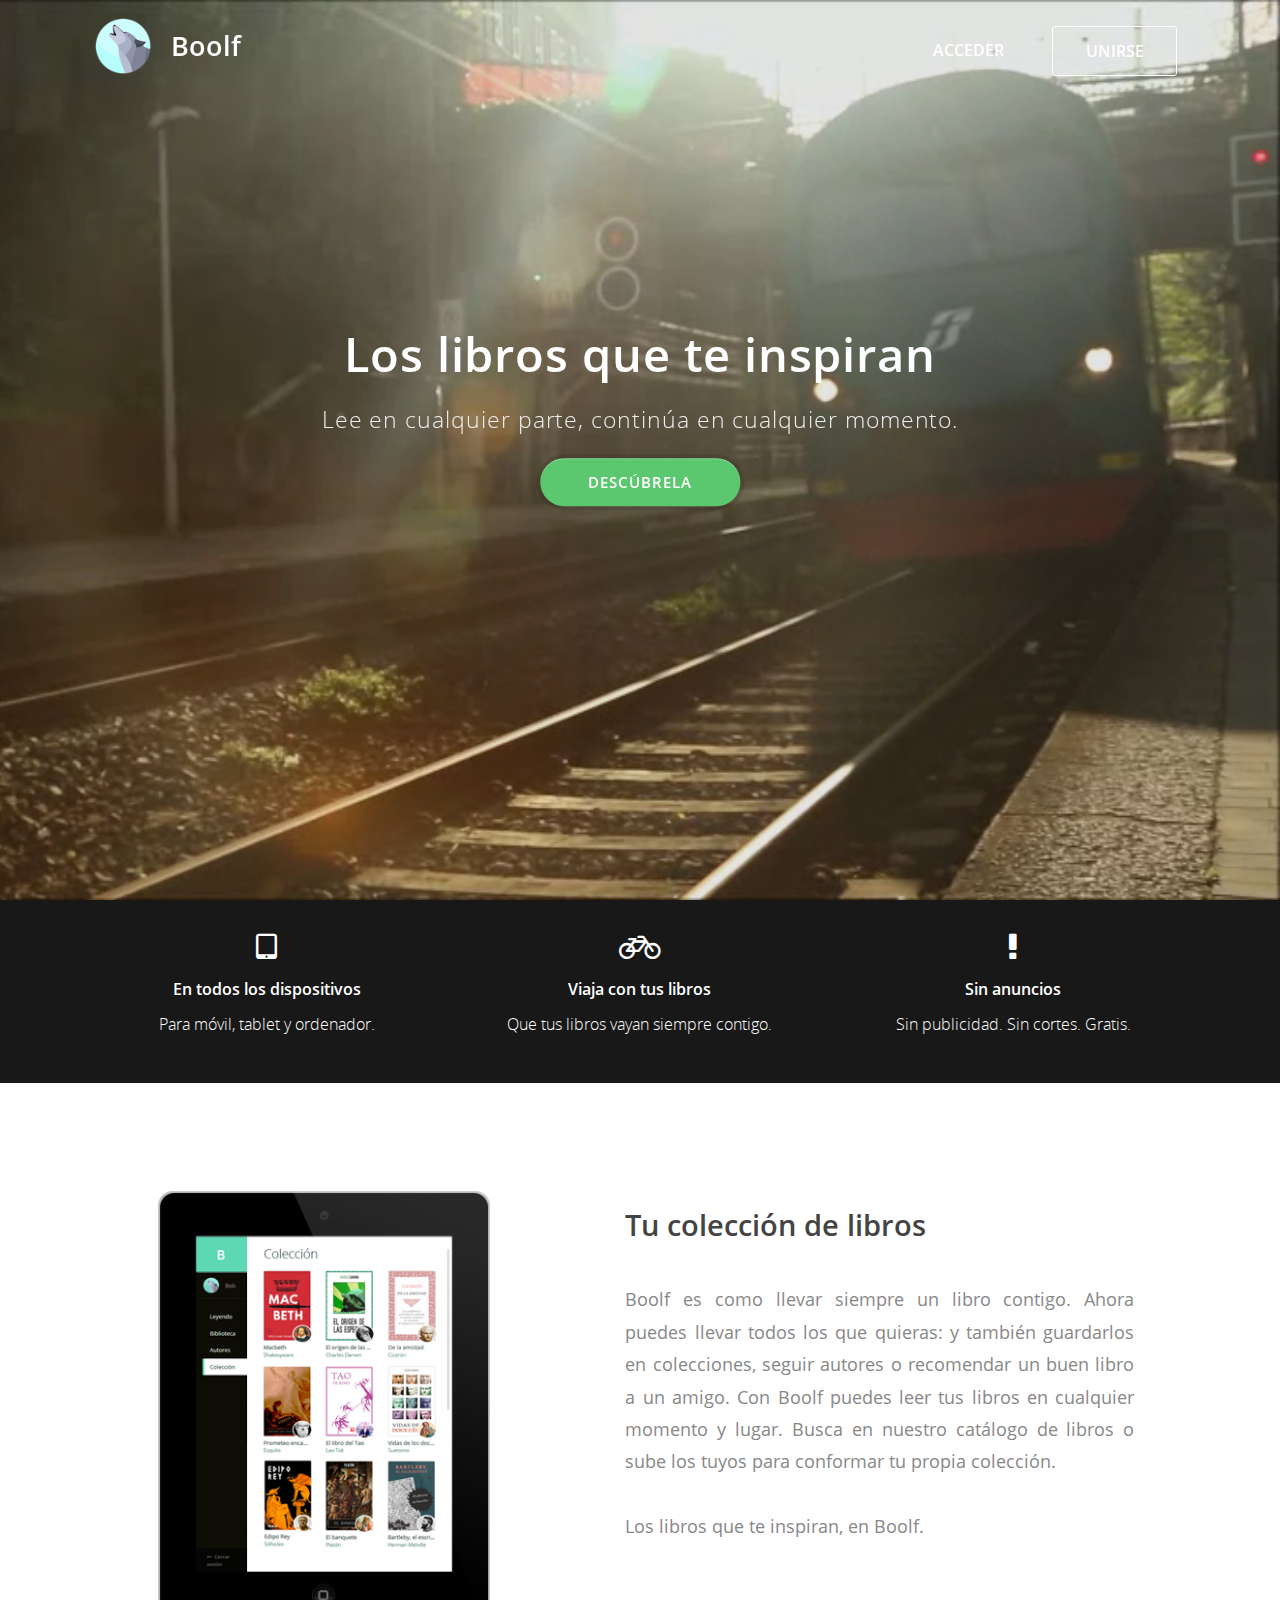
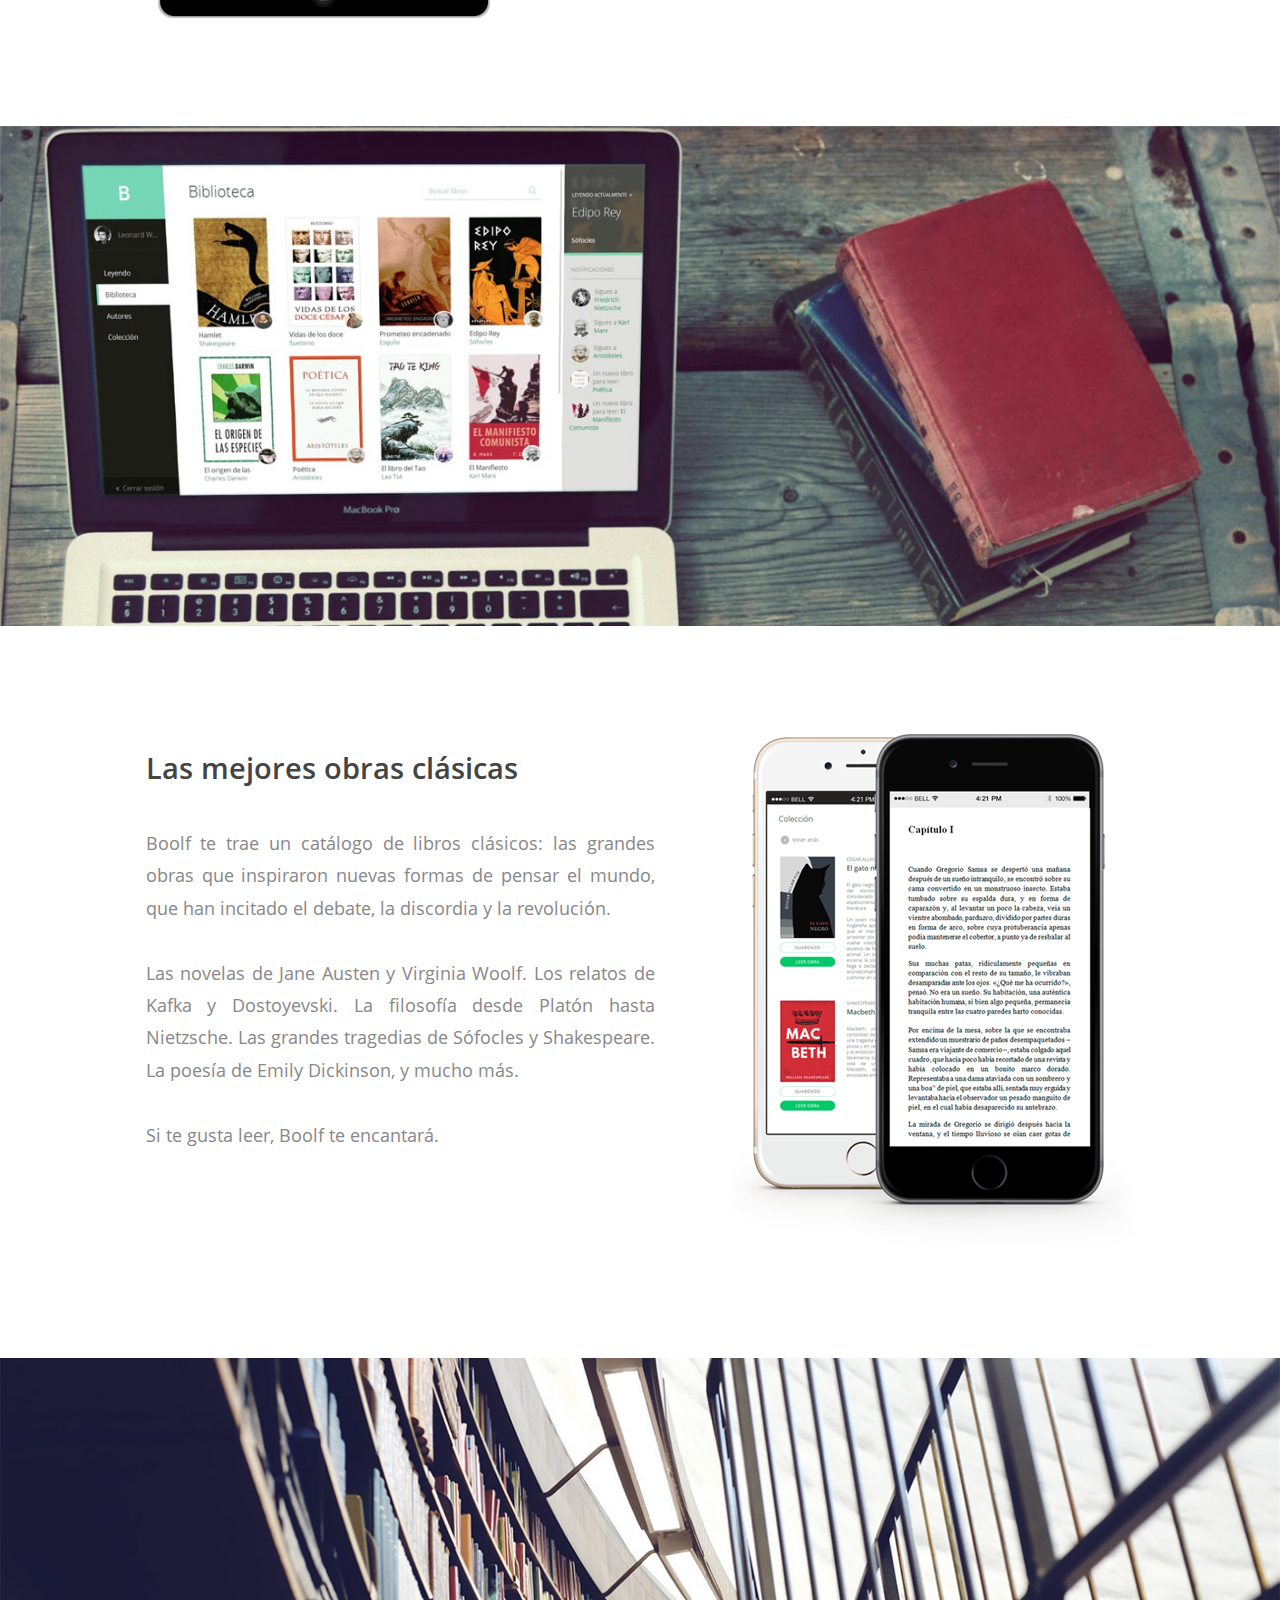
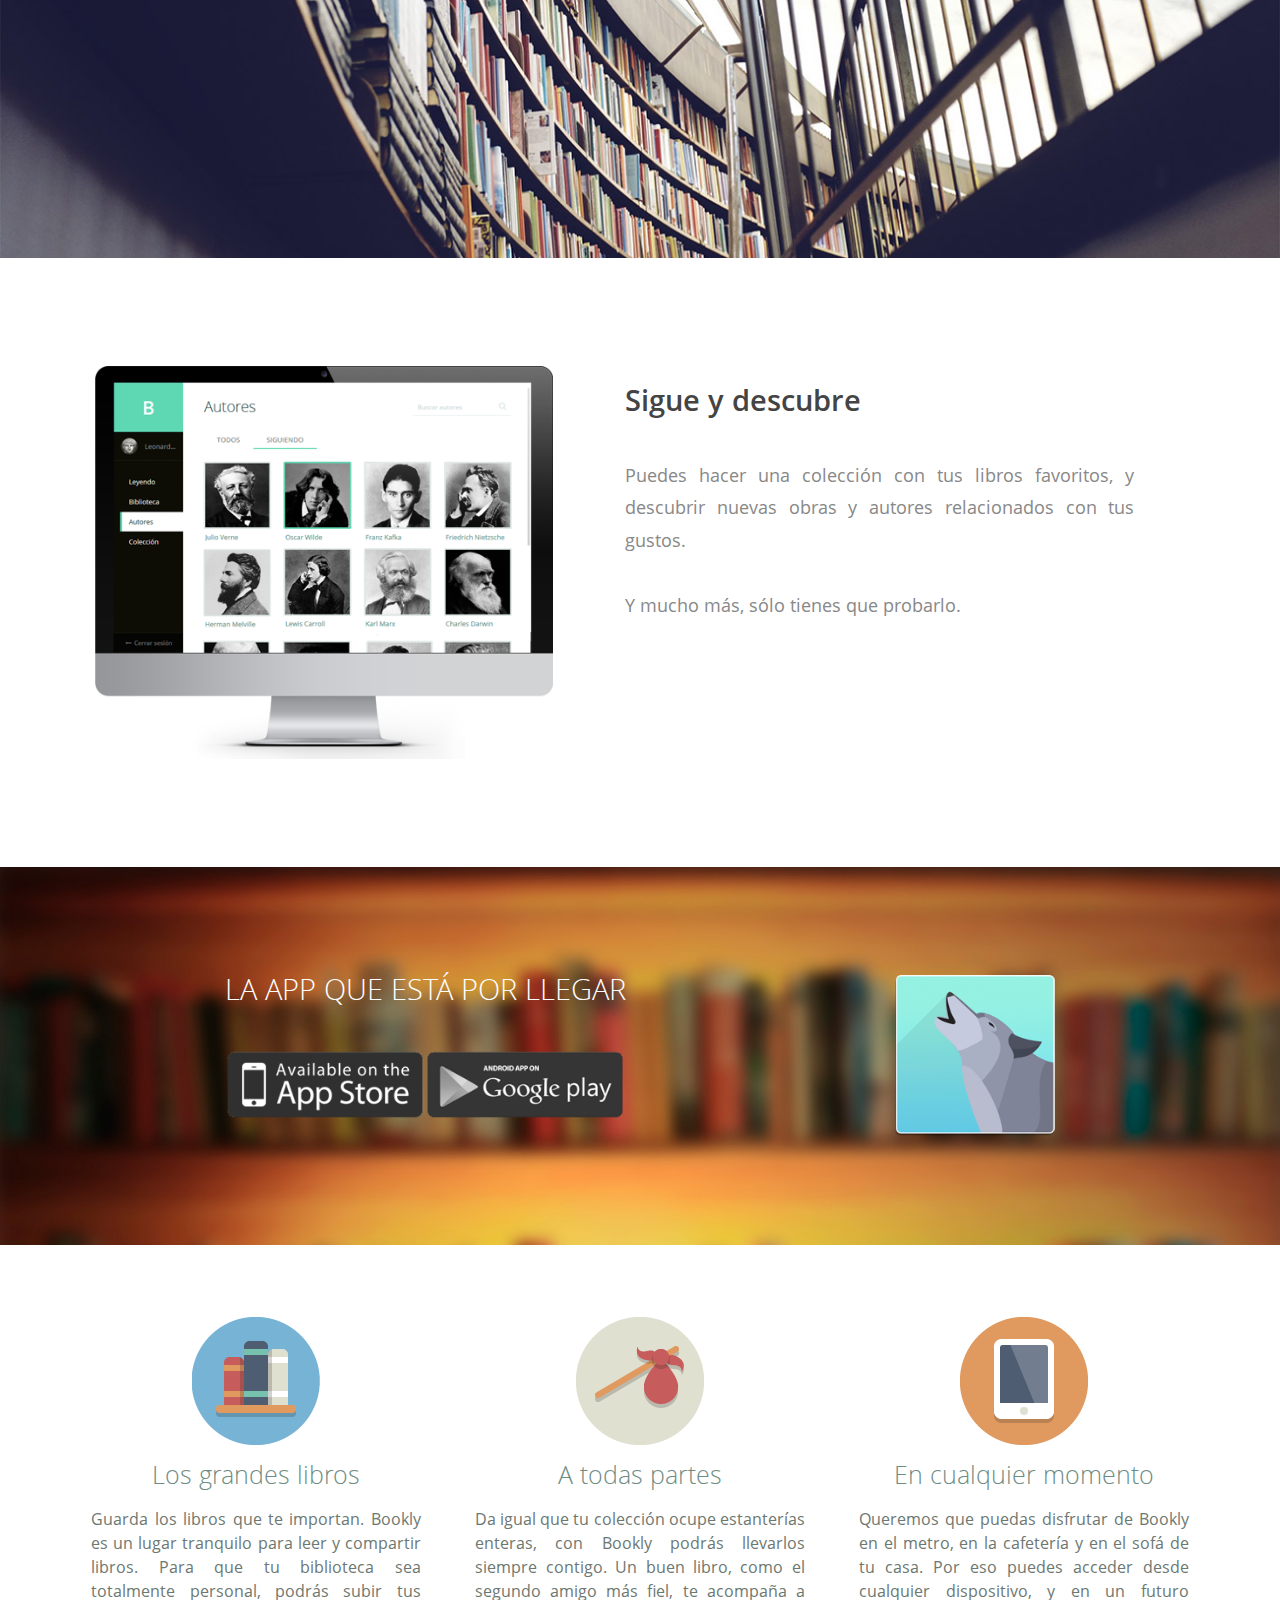
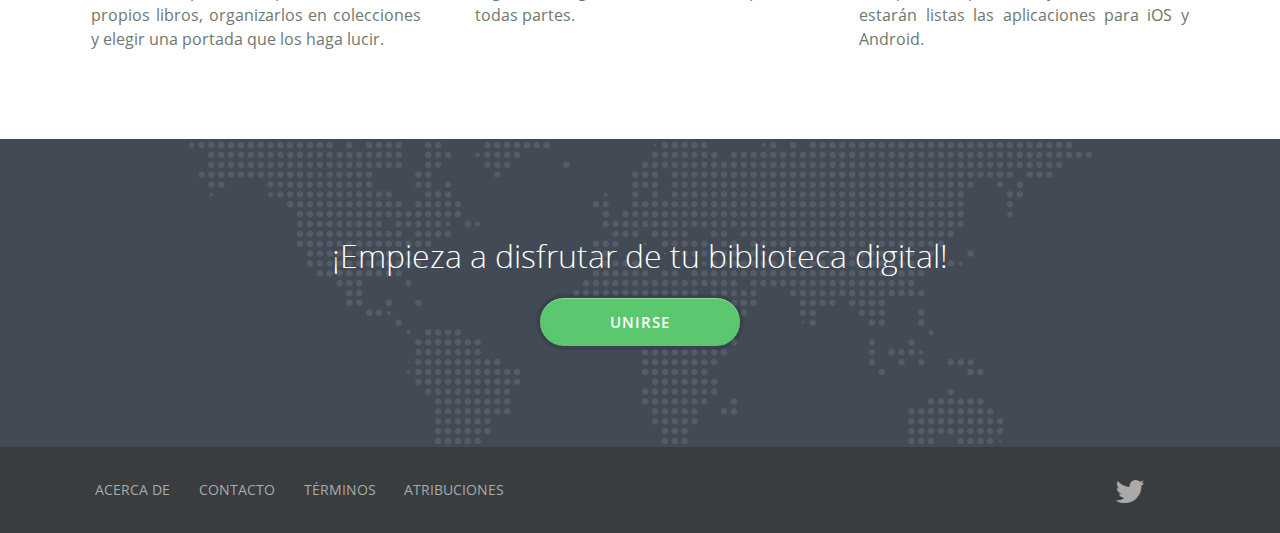
<file: Landing/index.html>
<!DOCTYPE html>
<html lang="es">
<head>
<meta charset="utf-8"/>

<title>Boolf</title>

<!--SEO-->
<meta name="description" content="Boolf es la aplicación online para leer los mejores libros clásicos. Descubre libros, sigue autores y crea tus colecciones." />
<meta name="keywords" content="boolf, leer online, leer libros online" />

<!--Facebook-->
<meta property="og:title" content="Las mejores obras clásicas" />
<meta property="og:type" content="website" />
<meta property="og:image" content="http://boolf.com/img/img/tablet.png" />
<meta property="og:url" content="http://boolf.com/" />
<meta property="og:description" content="Disfruta de los mejores libros para leer online. Los relatos de Kafka y Dostoyevski. La filosofía desde Platón hasta Nietzsche. Las grandes tragedias de Sófocles y Shakespeare. Y puedes seguir autores, crear colecciones y mucho más." />



<!--Favicon-->

<link rel="icon" href="favicon.ico">

<!-- Estilos CSS -->
<link rel="stylesheet" type="text/css" href="css/styles.css">


<!--JQuery-->
<script src="//ajax.googleapis.com/ajax/libs/jquery/1.9.1/jquery.min.js"></script>

<script type="text/javascript" src="js/jquery.js"></script>

<script type="text/javascript" src="js/bootstrap.min.js"></script>

<script type="text/javascript" src="js/bootstrap.min.js"></script>
<script type="text/javascript" src="js/jquery.cookie.js"></script>
<script type="text/javascript" src="js/blur.min.js"></script>
<script type="text/javascript" src="js/scrollbar.js"></script>
<script type="text/javascript" src="js/fastclick.js"></script>

<script type="text/javascript" src="js/parsley/parsley.remote.js"></script>
<script type="text/javascript" src="js/parsley/parsley.js"></script>
<script type="text/javascript" src="js/parsley/es.js"></script>
<script type="text/javascript" src="js/icheck.js"></script>

<script type="text/javascript" src="js/funciones.js"></script>

    
<!-- Etiquetas Meta -->
<meta name="viewport" content="width=device-width, initial-scale=1.0">

<!--[if lt IE 9]>
<script src="http://css3-mediaqueries-js.googlecode.com/svn/trunk/css3-mediaqueries.js"></script>
<![endif]-->


<script>
document.onreadystatechange = function(){if(document.readyState=='complete'){

//Detectar IE
function detectIE() {

    var ms_ie = false;
    var ua = window.navigator.userAgent;
    var old_ie = ua.indexOf('MSIE ');
    var new_ie = ua.indexOf('Trident/');

    if ((old_ie > -1) || (new_ie > -1)) {
        ms_ie = true;
    }

    if ( ms_ie ) {
        $(".photo_landing").css({"position": "absolute"});
    }

}

//Detectar si es una tablet o móvil
function detectVideo(){

	if( /Android|webOS|iPhone|iPad|iPod|BlackBerry|IEMobile|Opera Mini/i.test(navigator.userAgent) ) {
		//
		var fondo = $('<img src="img/bg/books.jpg" id="bg" class="bg_top" alt="Fondo">')
			.appendTo($("#main_landing"));


	}else{

		var video = $('<video autoplay loop poster="img/bg/landing.jpg" id="bgvid" muted preload="none">')
	        .append('<source src="img/video/movie.webm" type="video/webm">')
	        .append('<source src="img/video/movie.mp4" type="video/mp4">')
	        .appendTo($("#videoHolder"));

	}

}

$(document).ready(function() {
    detectVideo();
    detectIE();
    $('#carousel-feature').carousel();
});

//@include(Config::get('rv.analytics'))

}}
</script>

</head>
<body>

<section id="main_landing" class="landing_shadow">

<nav>

    <div class="container">

        <a href="index.html">
        	<h1 id="logo_landing">
        		<img src="img/img/icono.png" alt="Boolf"/>Boolf
        	</h1>
        </a>

        <ul id="buttons">
            <li id="button_login"><a href="section/sign/login.html">Acceder</a></li>
            <li id="button_signin"><a href="registrar">Unirse</a></li>
        </ul>

    </div>

</nav>

<!--<img src="img/bg/books.jpg" id="bg" class="bg_top display_mobile" alt="Fondo">-->

<div id="videoHolder">

<!--<video autoplay loop poster="img/bg/landing.jpg" id="bgvid" class="hide_mobile" muted preload='none'>

  <source src="img/video/movie.webm" type="video/webm">
  <source src="img/video/movie.mp4" type="video/mp4">

</video>-->

</div><!--/videoHolder-->

<div class="container">
  
  <h2 id="title_landing">
   	Los libros que te inspiran
    <!--Los libros que te definen-->
    <div id="span_title">Lee en cualquier parte, continúa en cualquier momento.</div>
    <a href="#first_feature" class="boton_landing scroll_page">Descúbrela</a>
  </h2>
  
</div><!--/container-->

</section><!--/main_landing-->

<div id="video-spacer"></div>
  
<section id="content_landing">

	<article id="feature_init">

		<div class="container">

    	<div class="row">
		  
		  <div class="col-md-4">
		  	<i class="fa fa-tablet"></i>
		  	<h4>En todos los dispositivos</h4>
		  	<p>Para móvil, tablet y ordenador.</p>
		  </div>

		  <div class="col-md-4">
		  	<i class="fa fa-bicycle"></i>
		  	<h4>Viaja con tus libros</h4>
		  	<p>Que tus libros vayan siempre contigo.</p>
		  </div>

		  <div class="col-md-4">
		  	<i class="fa fa-exclamation"></i>
		  	<h4>Sin anuncios</h4>
		  	<p>Sin publicidad. Sin cortes. Gratis.</p>
		  </div>

		</div>

		</div>

    </article>

  	<article class="moment moment-text moment-right" id="first_feature">

		<div class="container">
		  
		  <div class="info_landing">
		  <h3>Tu colección de libros</h3>
		  <p>
			Boolf es como llevar siempre un libro contigo. Ahora puedes llevar todos los que quieras: y también guardarlos en colecciones,
			seguir autores o recomendar un buen libro a un amigo.
			Con Boolf puedes leer tus libros en cualquier momento y lugar. 
			Busca en nuestro catálogo de libros o sube los tuyos para conformar tu propia colección.
			<br/><br/>
			Los libros que te inspiran, en Boolf.
		  </p>
		  </div>

		  <img src="img/img/tablet.png" alt="Responsive" title="Diseñado para ti">

		</div>

    </article>

    <article class="moment moment-image">
      
      <!--<h2>Title Text</h2>-->
      <div class="moment-clipper">
        <div class="photo_landing" id="first_photo"></div>
      </div>

    </article>

    <article class="moment moment-text moment-left">

		<div class="container">

		  <div class="info_landing">
		  <h3>Las mejores obras clásicas</h3>
		  <p>
		    Boolf te trae un catálogo de libros clásicos: las grandes obras que inspiraron nuevas 
		    formas de pensar el mundo, que han incitado el debate, la discordia y la revolución.
			<br/><br/>
			Las novelas de Jane Austen y Virginia Woolf. Los relatos de Kafka y Dostoyevski. La filosofía desde Platón hasta Nietzsche. 
		    Las grandes tragedias de Sófocles y Shakespeare. La poesía de Emily Dickinson, y mucho más.
		    <br/><br/>
		  	Si te gusta leer, Boolf te encantará.
		  </p>
		  </div>

		  <img src="img/img/mobile.png" alt="Libros" title="Las mejores obras clásicas">

		</div>

    </article>

    <article class="moment moment-image">
      
      <div class="moment-clipper">
        <div class="photo_landing" id="second_photo"></div>
      </div>

    </article>

    <!--<article id="feature_upload">

    </article>-->
   
   	<article class="moment moment-text moment-right">

		<div class="container">
		  
		  <div class="info_landing">
		  <h3>Sigue y descubre</h3>
		  <p>
			Puedes hacer una colección con tus libros favoritos, 
			y descubrir nuevas obras y autores relacionados con tus gustos.
		  <br/><br/>
		  Y mucho más, sólo tienes que probarlo.
		  </p>
		  </div>
		  
		  <img src="img/img/computer.png" alt="Autores" title="Sigue y descubre">

		</div>

    </article>

    <article id="feature_app">

		<div class="container medium">
		  
		 	<h3>La app que está por llegar</h3>	  
			
			<div id="icon_app">
				<img src="img/img/app/app_icon.png" alt="App Boolf" title="App Boolf">
			</div>

			<div id="buttons_app">
			 	<img src="img/img/app/grey_app_store.png" alt="App Store" title="App Store">
				<img src="img/img/app/grey_google_play.png" alt="Google Play" title="Google Play">
			</div>

		</div>

    </article>

    <article id="feature_options">

    	<div class="container max">

    	<div class="row row-features">
		  
		  <div class="col-md-4">
		  	<img src="img/icons/feature/bookshelf.png" alt="Feature 1">
		  	<h4>Los grandes libros</h4>
		  	<p>
				Guarda los libros que te importan. Bookly es un lugar tranquilo para leer y compartir libros. 
				Para que tu biblioteca sea totalmente personal, podrás subir tus propios libros, 
				organizarlos en colecciones y elegir una portada que los haga lucir.
		  	</p>
		  </div>

		  <div class="col-md-4">
		  	<img src="img/icons/feature/travelerbag.png" alt="Feature 1">
		  	<h4>A todas partes</h4>
		  	<p>
				Da igual que tu colección ocupe estanterías enteras, con Bookly podrás llevarlos siempre contigo.
				Un buen libro, como el segundo amigo más fiel, te acompaña a todas partes.
		  	 </p>
		  </div>

		  <div class="col-md-4">
		  	<img src="img/icons/feature/tablet.png" alt="Feature 1">
		  	<h4>En cualquier momento</h4>
		  	<p>
				Queremos que puedas disfrutar de Bookly en el metro, en la cafetería y en el sofá de tu casa. 
				Por eso puedes acceder desde cualquier dispositivo, y en un futuro estarán listas las
				aplicaciones para iOS y Android.
		  	</p>
		  </div>

		</div>

		</div>

    </article>

    <!--<article id="feature_testimonial" class="moment moment-text">

		<div class="container medium">

			<div id="carousel-feature" class="carousel slide" data-ride="carousel">
			  
			  <ol class="carousel-indicators">
			    <li data-target="#carousel-feature" data-slide-to="0" class="active"></li>
			    <li data-target="#carousel-feature" data-slide-to="1"></li>
			    <li data-target="#carousel-feature" data-slide-to="2"></li>
			  </ol>

			  <div class="carousel-inner" role="listbox">
			    
			    <div class="item active">
			      <div class="carousel-caption">
			        "La mejor aplicación de libros del año. Un diseño intuitivo, que hace una delicia leer y descubrir nuevos libros."
			        <span>NeoTeo</span>
			      </div>
			    </div>

			    <div class="item">
			      <div class="carousel-caption">
			        "Nada que ver con las aplicaciones para leer online convencionales. Una aplicación con personalidad, 
			        que hace de Internet un lugar mejor."
			        <span>El País</span>
			      </div>
			    </div>

			    <div class="item">
			      <div class="carousel-caption">
			        "¡Fantástica! Ninguna se le iguala, y la comunidad es lo mejor: aquí no se lee Crepúsculo, se lee a Kafka."
			        <span>TechCrunch</span>
			      </div>
			    </div>

			  </div>

			</div>

		</div>

    </article>-->

    <div id="feature_register">

	  <div class="container">
	    <h3>
		¡Empieza a disfrutar de tu biblioteca digital!
	    <br/><a href="registrar" class="boton_landing">Unirse</a>
	    </h3>
	  </div>

	</div>


<footer>

<div class="container">

	<ul>
		<li><a href="about">Acerca de</a></li>
		<li><a href="contacto">Contacto</a></li>
		<li><a href="terminos">Términos</a></li>
		<li><a href="atribuciones">Atribuciones</a></li>
	</ul>

	<ul id="footer_social">
		<li><a target="_blank" href="https://twitter.com/Boolf_app"><i class="fa fa-twitter"></i></a></li>
	</ul>

</div>

</footer>

</section>

</body>
</html>
</file>
<file: Landing/css/styles.css>
@font-face{font-family:'Open Sans-Semibold';src:url("../fonts/OSFont/OpenSans-Semibold.ttf") format("truetype");font-weight:normal;font-style:normal}@font-face{font-family:'Open Sans-Regular';src:url("../fonts/OSFont/OpenSans-Regular.ttf") format("truetype");font-weight:normal;font-style:normal}@font-face{font-family:'OSLight';src:url("../fonts/OSFont/opensans-light-webfont.ttf") format("truetype");font-weight:lighter;font-style:normal}/*! normalize.css v3.0.2 | MIT License | git.io/normalize */html{font-family:sans-serif;-ms-text-size-adjust:100%;-webkit-text-size-adjust:100%}body{margin:0}article,aside,details,figcaption,figure,footer,header,hgroup,main,menu,nav,section,summary{display:block}audio,canvas,progress,video{display:inline-block;vertical-align:baseline}audio:not([controls]){display:none;height:0}[hidden],template{display:none}a{background-color:transparent}a:active,a:hover{outline:0}abbr[title]{border-bottom:1px dotted}b,strong{font-weight:bold}dfn{font-style:italic}h1{font-size:2em;margin:0.67em 0}mark{background:#ff0;color:#000}small{font-size:80%}sub,sup{font-size:75%;line-height:0;position:relative;vertical-align:baseline}sup{top:-0.5em}sub{bottom:-0.25em}img{border:0}svg:not(:root){overflow:hidden}figure{margin:1em 40px}hr{-moz-box-sizing:content-box;box-sizing:content-box;height:0}pre{overflow:auto}code,kbd,pre,samp{font-family:monospace, monospace;font-size:1em}button,input,optgroup,select,textarea{color:inherit;font:inherit;margin:0}button{overflow:visible}button,select{text-transform:none}button,html input[type="button"],input[type="reset"],input[type="submit"]{-webkit-appearance:button;cursor:pointer}button[disabled],html input[disabled]{cursor:default}button::-moz-focus-inner,input::-moz-focus-inner{border:0;padding:0}input{line-height:normal}input[type="checkbox"],input[type="radio"]{box-sizing:border-box;padding:0}input[type="number"]::-webkit-inner-spin-button,input[type="number"]::-webkit-outer-spin-button{height:auto}input[type="search"]{-webkit-appearance:textfield;-moz-box-sizing:content-box;-webkit-box-sizing:content-box;box-sizing:content-box}input[type="search"]::-webkit-search-cancel-button,input[type="search"]::-webkit-search-decoration{-webkit-appearance:none}fieldset{border:1px solid #c0c0c0;margin:0 2px;padding:0.35em 0.625em 0.75em}legend{border:0;padding:0}textarea{overflow:auto}optgroup{font-weight:bold}table{border-collapse:collapse;border-spacing:0}td,th{padding:0}ul.a_min{width:100%;float:left;text-align:center;margin-top:1em;padding-top:0.5em;border-top:1px solid rgba(255,255,255,0.2)}ul.a_min li{margin:0.2em 0}ul.a_min li a{width:auto;color:#8ED7B3;font-family:OSLight,Ubuntu,Arial;font-size:0.85em;padding-bottom:2px;margin:0.2em 0;border-bottom:1px dotted transparent}ul.a_min li a:hover{border-bottom:1px dotted #8ED7B3}nav{width:100%;float:left;position:relative;padding:1em 0;line-height:48px;color:#FFFFFF}nav #logo_landing{float:left;font-size:1.5em;line-height:56px;cursor:pointer;margin:0;font-family:"Open Sans-Semibold",Ubuntu,Arial}nav #logo_landing img{width:56px;height:56px;float:left;margin-right:0.75em}nav #logo_landing span{vertical-align:text-top;font-size:0.5em;padding:0 0.8em;line-height:1.2em;text-transform:uppercase}nav #buttons{float:right;margin-top:8px}nav #buttons li{float:left;font-size:0.9em;margin:0 0.5em;cursor:pointer;text-align:center;text-transform:uppercase;font-family:"Open Sans-Semibold",Ubuntu,Arial;-webkit-border-radius:3px;-moz-border-radius:3px;-ms-border-radius:3px;-o-border-radius:3px;border-radius:3px}nav #buttons li>a{padding:1em 2em}nav #button_signin{border:1px solid #FFFFFF}.nav_black nav{color:#666666}.nav_black #button_signin{border:1px solid #666666}#bg{position:fixed;z-index:-1;left:0;width:100%;background-size:cover}.bg_top{top:0}.bg_bottom{bottom:0}video#bgvid{min-width:100%;min-height:100%;width:auto;height:auto;position:fixed;right:0;bottom:0;z-index:-100;background:url(../img/bg/landing.jpg) no-repeat;background-size:cover}video{display:block}@media screen and (-webkit-min-device-pixel-ratio: 0){.photo_landing{position:absolute !important}}#main_landing{width:100%;min-height:100%;float:left;position:relative}.landing_shadow{background:rgba(0,0,0,0.1)}#main_landing #title_landing{margin:0;position:absolute;top:45%;left:50%;margin-right:-50%;transform:translate(-50%, -45%);-ms-transform:translate(-50%, -45%);-webkit-transform:translate(-50%, -45%);font-size:2.6em;padding:0 0.5em;letter-spacing:0.02em;line-height:1.4em;text-align:center;font-family:"Open Sans-Semibold",Ubuntu,Arial;color:#FFFFFF}#span_title{font-size:0.5em;margin-top:0.75em;line-height:1.3em;font-family:OSLight,Ubuntu,Arial;color:#EEEEEE}#video-spacer{display:block;width:100%;height:100%}#content_landing{position:relative;background:#EEEEEE}.moment{width:100%;height:auto;padding:6em 0;position:relative;background:#FFFFFF}.moment-text img{max-width:42%;max-height:540px}#first_feature img{padding:0 3.5em}.moment-image{width:100%;position:relative;background:#f6f6f6;padding:0;height:500px}.moment-image h2{position:absolute;top:0;right:0;bottom:0;left:0;margin:auto;color:#fff;width:50%;height:1em;text-align:center;z-index:2}.moment-clipper{position:absolute;clip:rect(auto, auto, auto, auto);width:100%;height:100%}.photo_landing{position:fixed;background-size:cover !important;width:100%;height:100%;top:0}.photo_landing#first_photo{background:url("../img/bg/laptop.jpg") 50% 0}.photo_landing#second_photo{background:url("../img/bg/bookstore.jpg") 50% 50%}.info_landing{width:50%;min-width:200px;padding:1em;font-size:1em;line-height:1.8em;text-align:justify;font-family:"Open Sans-Regular",Ubuntu,Arial;color:#888888}.info_landing h3{font-size:1.6em;color:#444444;margin:0 0 1.5em 0;text-align:left;font-family:"Open Sans-Semibold",Ubuntu,Arial}.moment-left .info_landing{float:left;margin-left:3%}.moment-right .info_landing{float:right;margin-right:3%}.moment-left img{float:left;margin-left:5%}.moment-right img{float:right;margin-right:5%}#feature_init{width:100%;height:auto;padding:2em 0;position:relative;background:rgba(0,0,0,0.9);color:#FFFFFF;font-size:0.9em;text-align:center}#feature_init i{font-size:2em}#feature_init h4{margin:1em 0;font-family:"Open Sans-Semibold",Ubuntu,Arial}#feature_init p{font-family:OSLight,Ubuntu,Arial}#feature_testimonial{padding:4em 0;background:#EEEEEE}#feature_app{width:100%;height:auto;padding:6em 0;position:relative;background:#FFFFFF;background:url("../img/bg/blur_books.jpg");background-size:cover}#feature_app h3{width:60%;float:left;font-size:1.6em;margin-top:0;margin-bottom:1.5em;color:#FFFFFF;text-transform:uppercase;font-family:OSLight,Ubuntu,Arial}#buttons_app{max-width:60%;float:left}#buttons_app img{width:200px;max-width:100%;padding-bottom:1em;float:left}#icon_app{max-width:40%;float:right}#icon_app img{width:160px;max-width:100%;float:left}#feature_options{width:100%;height:auto;padding:4em 0;background:#FFFFFF}.row-features img{width:128px;max-width:100%;margin:0 auto 1em auto;display:block}.row-features h4{margin:0;font-size:1.4em;font-family:OSLight,Ubuntu,Arial;text-align:center;color:#6d8c83}.row-features p{line-height:24px;margin:0;padding:1em 0.75em;font-size:0.9em;color:#6D7871;text-align:justify}#feature_register{width:100%;height:auto;float:left;padding:2em 0;background:url("../img/img/world.png") no-repeat center center #424a56}#feature_register h3{width:100%;float:left;margin:2em 0;font-size:1.8em;color:#FFFFFF;text-align:center;font-family:OSLight,Ubuntu,Arial}#feature_register h3>span{font-family:"Open Sans-Semibold",Ubuntu,Arial}footer{width:100%;height:auto;float:left;display:block;padding:1em 0;background:#393D40}footer ul{width:auto;float:left}footer ul>li{width:auto;height:100%;float:left;line-height:50px;margin-right:2em;font-size:0.8em;text-transform:uppercase;font-family:"Open Sans-Regular",Ubuntu,Arial}footer ul>li>a{float:left;cursor:pointer;color:#AAAAAA}footer ul>li>a:hover{color:#DDDDDD}#footer_social{float:right;font-size:1.4em}#footer_social li{margin-left:1em}#footer_social i{font-size:1.6em;vertical-align:middle}.boton_landing{width:200px;max-width:100%;display:block;line-height:3.2em;margin:1.5em auto 0 auto;font-size:15px;letter-spacing:0.07em;cursor:pointer;font-family:"Open Sans-Semibold",Ubuntu,Arial;text-align:center;text-transform:uppercase;font-weight:normal;background:#5BC86F;color:#FFFFFF;box-shadow:0px 1px 0px rgba(255,255,255,0.3) inset,0px 0px 0px 4px rgba(0,0,0,0.1);-webkit-border-radius:40px;-moz-border-radius:40px;-ms-border-radius:40px;-o-border-radius:40px;border-radius:40px}.boton_landing:hover{background:#81d591}.boton_landing:active{box-shadow:0px 2px 3px rgba(0,0,0,0.1) inset}header{width:100%;height:auto;float:left;background:#7bd0a6}header h2{text-align:center;color:#FFFFFF;padding:2em 0;font-size:2em;font-family:"Open Sans-Regular",Ubuntu,Arial}.container_landing{background:#ECECEC;background-image:url("../img/bg/fondo_pradera.png");background-repeat:no-repeat;background-attachment:fixed;background-position:center bottom;background-size:100% auto}#wrap_landing{width:100%;height:auto;float:left;margin:2em 0 6em 0;padding:1em;background:#FFFFFF;-webkit-border-radius:10px;-moz-border-radius:10px;-ms-border-radius:10px;-o-border-radius:10px;border-radius:10px;box-shadow:0px 0px 25px rgba(0,0,0,0.04)}#wrap_landing h3{text-align:left;color:#555555;margin:2em 0 0.5em 0;font-size:1em;font-family:"Open Sans-Semibold",Ubuntu,Arial;text-transform:uppercase}#wrap_landing h4{text-align:left;color:#555555;margin:2em 0 0.5em 0;font-size:1.1em;font-family:"Open Sans-Semibold",Ubuntu,Arial}#wrap_landing p{color:#666666;line-height:1.6em;text-align:justify}#wrap_landing p.intro{margin:1em 0;font-size:1em;font-family:OSLight,Ubuntu,Arial}#wrap_landing .tab-content{padding:1em}#wrap_landing.p_style p{width:100%;float:left}#wrap_landing.p_style p span{font-style:italic;font-family:OSLight,Ubuntu,Arial}#section_terms{width:100%;float:left;font-size:0.9em}#section_atribution{width:100%;float:left;font-size:0.9em}#section_atribution p{margin:2em 0}#section_atribution p a{font-family:"Open Sans-Semibold",Ubuntu,Arial;color:#4eaf97;font-size:1.1em}#section_atribution p a:hover{text-decoration:underline}#section_about{width:100%;float:left;font-size:0.9em}#section_press{width:100%;float:left;font-size:0.9em}#section_press li{width:20%;max-width:300px;min-width:100px;float:left;margin:3% 2.5% 0 2.5%}#section_press li a{width:100%;float:left}#section_press li .thumbnail{width:100%;display:inline-block;margin-bottom:0.5em;background-position:center center;background-size:cover;background-size:auto 90%;background-repeat:no-repeat;-webkit-border-radius:3px;-moz-border-radius:3px;-ms-border-radius:3px;-o-border-radius:3px;border-radius:3px}#section_press li .thumbnail_horizontal{background-size:90% auto}#section_press li .thumbnail:hover{border:1px solid #8ed7b3}#section_press li span{font-family:"Open Sans-Regular",Ubuntu,Arial;font-size:0.9em;color:#6d8c83}#section_press .p_download{width:100%;float:left;display:block}#section_press .boton_download{width:300px;max-width:100%;display:block;margin:2em auto 1em auto;padding:0.8em 0.6em;font-size:1em;letter-spacing:0.07em;cursor:pointer;font-family:"Open Sans-Regular",Ubuntu,Arial;text-align:center;text-transform:uppercase;background:#63CBAE;color:#FFFFFF}#section_press .boton_download:hover{background:#89d8c2}#section_manifiest{width:100%;float:left}.row-manifiest>div{width:100%;float:left;padding:1em}.row-manifiest>div img{width:96px;float:left;margin-right:1em;-webkit-border-radius:100%;-moz-border-radius:100%;-ms-border-radius:100%;-o-border-radius:100%;border-radius:100%}.row-manifiest>div p{line-height:24px;margin:0;font-size:0.9em;color:#777777 !important;text-align:justify}.row-manifiest>div p span{color:#888888;padding-right:0.25em;font-family:"Open Sans-Semibold",Ubuntu,Arial;font-size:2.2em}#section_team{width:100%;float:left}#section_team .miniature{width:45%;min-width:200px;margin:2.5%;float:left;color:#555555}#section_team .miniature .content{width:100%;float:left;display:block;padding-bottom:1em}#section_team .miniature .avatar_team{width:96px;height:96px;float:left;margin-right:30px;-webkit-border-radius:5px;-moz-border-radius:5px;-ms-border-radius:5px;-o-border-radius:5px;border-radius:5px}#section_team .miniature h4{margin:0 0 1em 0;font-family:"Open Sans-Semibold",Ubuntu,Arial}#section_team .miniature p{margin:0;font-size:0.9em;font-family:OSLight,Ubuntu,Arial}#section_team .miniature .img_email{display:block}#main_login{width:100%;min-height:100%;float:left;background:rgba(0,0,0,0.2)}#main_register{width:100%;min-height:100%;float:left;background:rgba(0,0,0,0.2)}#content_form_landing{width:100%;height:auto;float:left;padding:1em 0 2em 0}.form_center{width:300px;max-width:100%;float:none;margin:0 auto}#form_landing{width:100%;height:auto;float:left;padding:1.5em 2em;background:rgba(0,0,0,0.9);border:1px solid rgba(255,255,255,0.2);-webkit-border-radius:3px;-moz-border-radius:3px;-ms-border-radius:3px;-o-border-radius:3px;border-radius:3px}.title_form{margin:0 0 1em 0;color:#FFFFFF;font-family:"Open Sans-Regular",Ubuntu,Arial;font-size:1.7em;letter-spacing:0.02em;text-shadow:1px 1px 2px rgba(0,0,0,0.3)}@media screen and (max-width: 992px){.center_element{width:260px;margin-top:2em}.moment-image{height:300px}.photo_landing{position:absolute}.row-features img{width:64px}#section_team .miniature{width:100%;margin:1em 0}footer ul{max-width:80%}footer ul>li{font-size:0.9em}#footer_social{max-width:20%}#footer_social img{margin:0}}@media screen and (max-width: 600px){.container{padding-left:0 !important;padding-right:0 !important}nav #buttons li{font-size:1em;margin:0 0.5em}nav #buttons li>a{padding:0.5em 1em}#main_landing #title_landing{line-height:1.2em}.moment-text{padding:4em 0;border-top:1px solid #DDDDDD}.info_landing{color:#777777;font-size:1.1em;margin-bottom:1em}.moment-image{display:none}.moment-text img{width:60%;max-width:100%;min-width:180px;margin:0 20%;padding:0 !important;float:none}.moment .info_landing{width:100%;float:left;margin-left:0;margin-right:0}.info_landing h3{margin:0 0 1em 0}.moment .info_landing p{font-size:1.1em}#feature_app h3{width:100%}#buttons_app,#icon_app{max-width:50%}#icon_app img{padding-left:1em}}.i_correct{color:#8ed7b3}#main_activar{width:100%;min-height:100%;float:left;background:#E1E7EA}#box_active_account{width:100%;height:auto;float:left;color:#777777;padding:0 3em 3em 3em;margin:6em 0;font-size:1em;line-height:1.6em;font-family:OSLight,Ubuntu,Arial;background:#FFFFFF;text-align:center;-webkit-border-radius:3px;-moz-border-radius:3px;-ms-border-radius:3px;-o-border-radius:3px;border-radius:3px;box-shadow:0 0 3px rgba(0,0,0,0.05)}#box_active_account h3{margin:1.5em 0 0 0;color:#555555;font-family:"Open Sans-Regular",Ubuntu,Arial;font-size:1.5em;letter-spacing:0.02em}#box_active_account p{margin:1.5em 0}#box_active_account img.icono_activar{width:96px;height:96px;margin:-48px auto 0 auto;display:block;background:#CCFEFE;-webkit-border-radius:100%;-moz-border-radius:100%;-ms-border-radius:100%;-o-border-radius:100%;border-radius:100%;border:5px solid #FFFFFF}#main_activado{width:100%;min-height:100%;float:left;background:url(../img/bg/blurred.jpg) no-repeat;background-size:cover}.ui_box{width:100%;height:auto;float:left;font-family:OSLight,Ubuntu,Arial;-webkit-border-radius:3px;-moz-border-radius:3px;-ms-border-radius:3px;-o-border-radius:3px;border-radius:3px}.ui_box .ui_section_box{width:100%;height:auto;float:left}.form_box textarea{resize:none;width:100%;min-height:120px;color:#333333;font-family:OSLight,Ubuntu,Arial;font-size:0.9em;padding-bottom:1em;background:transparent;letter-spacing:0.02em;border:1px solid transparent;-webkit-border-radius:3px;-moz-border-radius:3px;-ms-border-radius:3px;-o-border-radius:3px;border-radius:3px}.box_steps{background:#FFFFFF;color:#555555;font-size:0.9em;line-height:1.4em;-webkit-border-radius:3px;-moz-border-radius:3px;-ms-border-radius:3px;-o-border-radius:3px;border-radius:3px}.box_steps img.icon_box{width:96px;height:96px;margin:1em auto;display:block;-webkit-border-radius:100%;-moz-border-radius:100%;-ms-border-radius:100%;-o-border-radius:100%;border-radius:100%}.box_steps .progress_box{height:12px;margin:1em}.box_steps .group_box_header{background:transparent;padding:0.5em 1em;-webkit-border-radius:3px 3px 0 0;-moz-border-radius:3px 3px 0 0;-ms-border-radius:3px 3px 0 0;-o-border-radius:3px 3px 0 0;border-radius:3px 3px 0 0;background-repeat:no-repeat;background-size:cover}.box_steps .group_box_header.dark{background:rgba(0,0,0,0.8)}.box_steps .group_box_body{background:transparent;padding:1em 1em 0 1em}.box_steps .group_box_footer{background:transparent;padding:1em;-webkit-border-radius:0 0 3px 3px;-moz-border-radius:0 0 3px 3px;-ms-border-radius:0 0 3px 3px;-o-border-radius:0 0 3px 3px;border-radius:0 0 3px 3px}.box_steps .group_box_footer span{display:none;float:left;font-size:0.9em;padding:0.4em;font-family:OSLight,Ubuntu,Arial;color:#777}.box_steps .group_box_footer .button{float:right}.box_steps .group_box_footer.margin_box_footer{margin-top:1em}.box_activated_account{margin:3em 0;box-shadow:0px 0px 2px 2px rgba(0,0,0,0.1)}.box_steps.light{box-shadow:0px 0px 2px 2px rgba(0,0,0,0.1)}.box_steps_no_padding .group_box_header,.box_steps_no_padding .group_box_body,.box_steps_no_padding .group_box_footer{padding-left:0;padding-right:0}.box_steps.dark{color:#EEEEEE;background:rgba(0,0,0,0.8)}.box_section{display:none}.span_box{width:auto}.error_box{width:100%;font-style:italic}.profile-avatar-wrap{width:100%;float:left;position:relative;pointer-events:none}.profile-avatar-wrap:after{content:"";position:absolute;top:0;left:0;width:100%;height:100%}.profile-avatar-wrap img{width:100%;display:block}.drag_and_drop{width:100%;height:100%;float:left;padding:3em 2em;font-size:1em;background:#e3eaf3;border:1px dashed #8aa7cd}.drag_and_drop .text_drag_and_drop{width:300px;max-width:100%;margin:0 auto;text-align:center}.drag_and_drop i{font-size:2.6em;color:#416696;display:block;position:relative}.drag_and_drop p{margin:1em 0 0 0;color:#777;font-family:OSLight,Ubuntu,Arial}.drag_and_drop span{display:block;cursor:pointer;color:#416696;font-size:0.95em;text-align:center;font-family:"Open Sans-Semibold",Ubuntu,Arial}.drag_and_drop span:hover{text-decoration:underline}.drag_and_drop.droppable{background:#bfcfe4;border:1px dashed #668cbd}.group_content_box{width:100%;height:240px;min-height:240px;float:left;padding-right:10px}.content_box{width:17.33333%;max-width:400px;float:left;margin:0px 1.33333% 1.33333% 1.33333%;position:relative;cursor:pointer;border:4px solid #dfe6e4;-webkit-border-radius:3px;-moz-border-radius:3px;-ms-border-radius:3px;-o-border-radius:3px;border-radius:3px}.content_box img{width:100%;height:100%;float:left}.content_box span{position:absolute;top:0;right:0;color:#8ed7b3}.content_box.ccb_active{border:4px solid #8ed7b3}@media screen and (max-width: 720px){.content_box{width:21.66667%;max-width:400px;float:left;margin:0px 1.66667% 1.66667% 1.66667%}}@media screen and (max-width: 600px){.content_box{width:28.88889%;max-width:400px;float:left;margin:0px 2.22222% 2.22222% 2.22222%}.span_box{width:100%}}/*!
 * Bootstrap v3.1.1 (http://getbootstrap.com)
 * Copyright 2011-2014 Twitter, Inc.
 * Licensed under MIT (https://github.com/twbs/bootstrap/blob/master/LICENSE)
 *//*! normalize.css v3.0.0 | MIT License | git.io/normalize */h1,h2,h3,h4,h5,h6,.h1,.h2,.h3,.h4,.h5,.h6{color:inherit;font-family:inherit;font-weight:500;line-height:1.1}.img-responsive,.thumbnail>img,.thumbnail a>img{display:block;max-width:100%;height:auto}.img-rounded{border-radius:6px}.img-thumbnail{padding:4px;line-height:1.42857143;background-color:#ffffff;border:1px solid #dddddd;border-radius:4px;-webkit-transition:all 0.2s ease-in-out;transition:all 0.2s ease-in-out;display:inline-block;max-width:100%;height:auto}.img-circle{border-radius:50%}hr{margin-top:20px;margin-bottom:20px;border:0;border-top:1px solid #eeeeee}.sr-only{position:absolute;width:1px;height:1px;margin:-1px;padding:0;overflow:hidden;clip:rect(0, 0, 0, 0);border:0}.container{max-width:90%;margin-right:auto;margin-left:auto;padding-left:15px;padding-right:15px}@media (min-width: 768px){.container{width:750px}}@media (min-width: 992px){.container{width:970px}}@media (min-width: 1200px){.container{width:1120px}.container.max{width:1200px}.container.medium{width:860px}.container.min{width:680px}}.container-fluid{margin-right:auto;margin-left:auto;padding-left:15px;padding-right:15px}.row{margin-left:-15px;margin-right:-15px}.col-xs-1,.col-sm-1,.col-md-1,.col-lg-1,.col-xs-2,.col-sm-2,.col-md-2,.col-lg-2,.col-xs-3,.col-sm-3,.col-md-3,.col-lg-3,.col-xs-4,.col-sm-4,.col-md-4,.col-lg-4,.col-xs-5,.col-sm-5,.col-md-5,.col-lg-5,.col-xs-6,.col-sm-6,.col-md-6,.col-lg-6,.col-xs-7,.col-sm-7,.col-md-7,.col-lg-7,.col-xs-8,.col-sm-8,.col-md-8,.col-lg-8,.col-xs-9,.col-sm-9,.col-md-9,.col-lg-9,.col-xs-10,.col-sm-10,.col-md-10,.col-lg-10,.col-xs-11,.col-sm-11,.col-md-11,.col-lg-11,.col-xs-12,.col-sm-12,.col-md-12,.col-lg-12{position:relative;min-height:1px;padding-left:15px;padding-right:15px}.col-xs-1,.col-xs-2,.col-xs-3,.col-xs-4,.col-xs-5,.col-xs-6,.col-xs-7,.col-xs-8,.col-xs-9,.col-xs-10,.col-xs-11,.col-xs-12{float:left}.col-xs-12{width:100%}.col-xs-11{width:91.66666667%}.col-xs-10{width:83.33333333%}.col-xs-9{width:75%}.col-xs-8{width:66.66666667%}.col-xs-7{width:58.33333333%}.col-xs-6{width:50%}.col-xs-5{width:41.66666667%}.col-xs-4{width:33.33333333%}.col-xs-3{width:25%}.col-xs-2{width:16.66666667%}.col-xs-1{width:8.33333333%}.col-xs-pull-12{right:100%}.col-xs-pull-11{right:91.66666667%}.col-xs-pull-10{right:83.33333333%}.col-xs-pull-9{right:75%}.col-xs-pull-8{right:66.66666667%}.col-xs-pull-7{right:58.33333333%}.col-xs-pull-6{right:50%}.col-xs-pull-5{right:41.66666667%}.col-xs-pull-4{right:33.33333333%}.col-xs-pull-3{right:25%}.col-xs-pull-2{right:16.66666667%}.col-xs-pull-1{right:8.33333333%}.col-xs-pull-0{right:0%}.col-xs-push-12{left:100%}.col-xs-push-11{left:91.66666667%}.col-xs-push-10{left:83.33333333%}.col-xs-push-9{left:75%}.col-xs-push-8{left:66.66666667%}.col-xs-push-7{left:58.33333333%}.col-xs-push-6{left:50%}.col-xs-push-5{left:41.66666667%}.col-xs-push-4{left:33.33333333%}.col-xs-push-3{left:25%}.col-xs-push-2{left:16.66666667%}.col-xs-push-1{left:8.33333333%}.col-xs-push-0{left:0%}.col-xs-offset-12{margin-left:100%}.col-xs-offset-11{margin-left:91.66666667%}.col-xs-offset-10{margin-left:83.33333333%}.col-xs-offset-9{margin-left:75%}.col-xs-offset-8{margin-left:66.66666667%}.col-xs-offset-7{margin-left:58.33333333%}.col-xs-offset-6{margin-left:50%}.col-xs-offset-5{margin-left:41.66666667%}.col-xs-offset-4{margin-left:33.33333333%}.col-xs-offset-3{margin-left:25%}.col-xs-offset-2{margin-left:16.66666667%}.col-xs-offset-1{margin-left:8.33333333%}.col-xs-offset-0{margin-left:0%}@media (min-width: 768px){.col-sm-1,.col-sm-2,.col-sm-3,.col-sm-4,.col-sm-5,.col-sm-6,.col-sm-7,.col-sm-8,.col-sm-9,.col-sm-10,.col-sm-11,.col-sm-12{float:left}.col-sm-12{width:100%}.col-sm-11{width:91.66666667%}.col-sm-10{width:83.33333333%}.col-sm-9{width:75%}.col-sm-8{width:66.66666667%}.col-sm-7{width:58.33333333%}.col-sm-6{width:50%}.col-sm-5{width:41.66666667%}.col-sm-4{width:33.33333333%}.col-sm-3{width:25%}.col-sm-2{width:16.66666667%}.col-sm-1{width:8.33333333%}.col-sm-pull-12{right:100%}.col-sm-pull-11{right:91.66666667%}.col-sm-pull-10{right:83.33333333%}.col-sm-pull-9{right:75%}.col-sm-pull-8{right:66.66666667%}.col-sm-pull-7{right:58.33333333%}.col-sm-pull-6{right:50%}.col-sm-pull-5{right:41.66666667%}.col-sm-pull-4{right:33.33333333%}.col-sm-pull-3{right:25%}.col-sm-pull-2{right:16.66666667%}.col-sm-pull-1{right:8.33333333%}.col-sm-pull-0{right:0%}.col-sm-push-12{left:100%}.col-sm-push-11{left:91.66666667%}.col-sm-push-10{left:83.33333333%}.col-sm-push-9{left:75%}.col-sm-push-8{left:66.66666667%}.col-sm-push-7{left:58.33333333%}.col-sm-push-6{left:50%}.col-sm-push-5{left:41.66666667%}.col-sm-push-4{left:33.33333333%}.col-sm-push-3{left:25%}.col-sm-push-2{left:16.66666667%}.col-sm-push-1{left:8.33333333%}.col-sm-push-0{left:0%}.col-sm-offset-12{margin-left:100%}.col-sm-offset-11{margin-left:91.66666667%}.col-sm-offset-10{margin-left:83.33333333%}.col-sm-offset-9{margin-left:75%}.col-sm-offset-8{margin-left:66.66666667%}.col-sm-offset-7{margin-left:58.33333333%}.col-sm-offset-6{margin-left:50%}.col-sm-offset-5{margin-left:41.66666667%}.col-sm-offset-4{margin-left:33.33333333%}.col-sm-offset-3{margin-left:25%}.col-sm-offset-2{margin-left:16.66666667%}.col-sm-offset-1{margin-left:8.33333333%}.col-sm-offset-0{margin-left:0%}}@media (min-width: 992px){.col-md-1,.col-md-2,.col-md-3,.col-md-4,.col-md-5,.col-md-6,.col-md-7,.col-md-8,.col-md-9,.col-md-10,.col-md-11,.col-md-12{float:left}.col-md-12{width:100%}.col-md-11{width:91.66666667%}.col-md-10{width:83.33333333%}.col-md-9{width:75%}.col-md-8{width:66.66666667%}.col-md-7{width:58.33333333%}.col-md-6{width:50%}.col-md-5{width:41.66666667%}.col-md-4{width:33.33333333%}.col-md-3{width:25%}.col-md-2{width:16.66666667%}.col-md-1{width:8.33333333%}.col-md-pull-12{right:100%}.col-md-pull-11{right:91.66666667%}.col-md-pull-10{right:83.33333333%}.col-md-pull-9{right:75%}.col-md-pull-8{right:66.66666667%}.col-md-pull-7{right:58.33333333%}.col-md-pull-6{right:50%}.col-md-pull-5{right:41.66666667%}.col-md-pull-4{right:33.33333333%}.col-md-pull-3{right:25%}.col-md-pull-2{right:16.66666667%}.col-md-pull-1{right:8.33333333%}.col-md-pull-0{right:0%}.col-md-push-12{left:100%}.col-md-push-11{left:91.66666667%}.col-md-push-10{left:83.33333333%}.col-md-push-9{left:75%}.col-md-push-8{left:66.66666667%}.col-md-push-7{left:58.33333333%}.col-md-push-6{left:50%}.col-md-push-5{left:41.66666667%}.col-md-push-4{left:33.33333333%}.col-md-push-3{left:25%}.col-md-push-2{left:16.66666667%}.col-md-push-1{left:8.33333333%}.col-md-push-0{left:0%}.col-md-offset-12{margin-left:100%}.col-md-offset-11{margin-left:91.66666667%}.col-md-offset-10{margin-left:83.33333333%}.col-md-offset-9{margin-left:75%}.col-md-offset-8{margin-left:66.66666667%}.col-md-offset-7{margin-left:58.33333333%}.col-md-offset-6{margin-left:50%}.col-md-offset-5{margin-left:41.66666667%}.col-md-offset-4{margin-left:33.33333333%}.col-md-offset-3{margin-left:25%}.col-md-offset-2{margin-left:16.66666667%}.col-md-offset-1{margin-left:8.33333333%}.col-md-offset-0{margin-left:0%}}@media (min-width: 1200px){.col-lg-1,.col-lg-2,.col-lg-3,.col-lg-4,.col-lg-5,.col-lg-6,.col-lg-7,.col-lg-8,.col-lg-9,.col-lg-10,.col-lg-11,.col-lg-12{float:left}.col-lg-12{width:100%}.col-lg-11{width:91.66666667%}.col-lg-10{width:83.33333333%}.col-lg-9{width:75%}.col-lg-8{width:66.66666667%}.col-lg-7{width:58.33333333%}.col-lg-6{width:50%}.col-lg-5{width:41.66666667%}.col-lg-4{width:33.33333333%}.col-lg-3{width:25%}.col-lg-2{width:16.66666667%}.col-lg-1{width:8.33333333%}.col-lg-pull-12{right:100%}.col-lg-pull-11{right:91.66666667%}.col-lg-pull-10{right:83.33333333%}.col-lg-pull-9{right:75%}.col-lg-pull-8{right:66.66666667%}.col-lg-pull-7{right:58.33333333%}.col-lg-pull-6{right:50%}.col-lg-pull-5{right:41.66666667%}.col-lg-pull-4{right:33.33333333%}.col-lg-pull-3{right:25%}.col-lg-pull-2{right:16.66666667%}.col-lg-pull-1{right:8.33333333%}.col-lg-pull-0{right:0%}.col-lg-push-12{left:100%}.col-lg-push-11{left:91.66666667%}.col-lg-push-10{left:83.33333333%}.col-lg-push-9{left:75%}.col-lg-push-8{left:66.66666667%}.col-lg-push-7{left:58.33333333%}.col-lg-push-6{left:50%}.col-lg-push-5{left:41.66666667%}.col-lg-push-4{left:33.33333333%}.col-lg-push-3{left:25%}.col-lg-push-2{left:16.66666667%}.col-lg-push-1{left:8.33333333%}.col-lg-push-0{left:0%}.col-lg-offset-12{margin-left:100%}.col-lg-offset-11{margin-left:91.66666667%}.col-lg-offset-10{margin-left:83.33333333%}.col-lg-offset-9{margin-left:75%}.col-lg-offset-8{margin-left:66.66666667%}.col-lg-offset-7{margin-left:58.33333333%}.col-lg-offset-6{margin-left:50%}.col-lg-offset-5{margin-left:41.66666667%}.col-lg-offset-4{margin-left:33.33333333%}.col-lg-offset-3{margin-left:25%}.col-lg-offset-2{margin-left:16.66666667%}.col-lg-offset-1{margin-left:8.33333333%}.col-lg-offset-0{margin-left:0%}}table{max-width:100%;background-color:transparent}th{text-align:left}.table{width:100%;margin-bottom:20px}.table>thead>tr>th,.table>tbody>tr>th,.table>tfoot>tr>th,.table>thead>tr>td,.table>tbody>tr>td,.table>tfoot>tr>td{padding:8px;line-height:1.42857143;vertical-align:top;border-top:1px solid #dddddd}.table>thead>tr>th{vertical-align:bottom;border-bottom:2px solid #dddddd}.table>caption+thead>tr:first-child>th,.table>colgroup+thead>tr:first-child>th,.table>thead:first-child>tr:first-child>th,.table>caption+thead>tr:first-child>td,.table>colgroup+thead>tr:first-child>td,.table>thead:first-child>tr:first-child>td{border-top:0}.table>tbody+tbody{border-top:2px solid #dddddd}.table .table{background-color:#ffffff}.table-condensed>thead>tr>th,.table-condensed>tbody>tr>th,.table-condensed>tfoot>tr>th,.table-condensed>thead>tr>td,.table-condensed>tbody>tr>td,.table-condensed>tfoot>tr>td{padding:5px}.table-bordered{border:1px solid #dddddd}.table-bordered>thead>tr>th,.table-bordered>tbody>tr>th,.table-bordered>tfoot>tr>th,.table-bordered>thead>tr>td,.table-bordered>tbody>tr>td,.table-bordered>tfoot>tr>td{border:1px solid #dddddd}.table-bordered>thead>tr>th,.table-bordered>thead>tr>td{border-bottom-width:2px}.table-striped>tbody>tr:nth-child(odd)>td,.table-striped>tbody>tr:nth-child(odd)>th{background-color:#f9f9f9}.table-hover>tbody>tr:hover>td,.table-hover>tbody>tr:hover>th{background-color:#f5f5f5}table col[class*="col-"]{position:static;float:none;display:table-column}table td[class*="col-"],table th[class*="col-"]{position:static;float:none;display:table-cell}.table>thead>tr>td.active,.table>tbody>tr>td.active,.table>tfoot>tr>td.active,.table>thead>tr>th.active,.table>tbody>tr>th.active,.table>tfoot>tr>th.active,.table>thead>tr.active>td,.table>tbody>tr.active>td,.table>tfoot>tr.active>td,.table>thead>tr.active>th,.table>tbody>tr.active>th,.table>tfoot>tr.active>th{background-color:#f5f5f5}.table-hover>tbody>tr>td.active:hover,.table-hover>tbody>tr>th.active:hover,.table-hover>tbody>tr.active:hover>td,.table-hover>tbody>tr.active:hover>th{background-color:#e8e8e8}.table>thead>tr>td.success,.table>tbody>tr>td.success,.table>tfoot>tr>td.success,.table>thead>tr>th.success,.table>tbody>tr>th.success,.table>tfoot>tr>th.success,.table>thead>tr.success>td,.table>tbody>tr.success>td,.table>tfoot>tr.success>td,.table>thead>tr.success>th,.table>tbody>tr.success>th,.table>tfoot>tr.success>th{background-color:#dff0d8}.table-hover>tbody>tr>td.success:hover,.table-hover>tbody>tr>th.success:hover,.table-hover>tbody>tr.success:hover>td,.table-hover>tbody>tr.success:hover>th{background-color:#d0e9c6}.table>thead>tr>td.info,.table>tbody>tr>td.info,.table>tfoot>tr>td.info,.table>thead>tr>th.info,.table>tbody>tr>th.info,.table>tfoot>tr>th.info,.table>thead>tr.info>td,.table>tbody>tr.info>td,.table>tfoot>tr.info>td,.table>thead>tr.info>th,.table>tbody>tr.info>th,.table>tfoot>tr.info>th{background-color:#d9edf7}.table-hover>tbody>tr>td.info:hover,.table-hover>tbody>tr>th.info:hover,.table-hover>tbody>tr.info:hover>td,.table-hover>tbody>tr.info:hover>th{background-color:#c4e3f3}.table>thead>tr>td.warning,.table>tbody>tr>td.warning,.table>tfoot>tr>td.warning,.table>thead>tr>th.warning,.table>tbody>tr>th.warning,.table>tfoot>tr>th.warning,.table>thead>tr.warning>td,.table>tbody>tr.warning>td,.table>tfoot>tr.warning>td,.table>thead>tr.warning>th,.table>tbody>tr.warning>th,.table>tfoot>tr.warning>th{background-color:#fcf8e3}.table-hover>tbody>tr>td.warning:hover,.table-hover>tbody>tr>th.warning:hover,.table-hover>tbody>tr.warning:hover>td,.table-hover>tbody>tr.warning:hover>th{background-color:#faf2cc}.table>thead>tr>td.danger,.table>tbody>tr>td.danger,.table>tfoot>tr>td.danger,.table>thead>tr>th.danger,.table>tbody>tr>th.danger,.table>tfoot>tr>th.danger,.table>thead>tr.danger>td,.table>tbody>tr.danger>td,.table>tfoot>tr.danger>td,.table>thead>tr.danger>th,.table>tbody>tr.danger>th,.table>tfoot>tr.danger>th{background-color:#f2dede}.table-hover>tbody>tr>td.danger:hover,.table-hover>tbody>tr>th.danger:hover,.table-hover>tbody>tr.danger:hover>td,.table-hover>tbody>tr.danger:hover>th{background-color:#ebcccc}@media (max-width: 767px){.table-responsive{width:100%;margin-bottom:15px;overflow-y:hidden;overflow-x:scroll;-ms-overflow-style:-ms-autohiding-scrollbar;border:1px solid #dddddd;-webkit-overflow-scrolling:touch}.table-responsive>.table{margin-bottom:0}.table-responsive>.table>thead>tr>th,.table-responsive>.table>tbody>tr>th,.table-responsive>.table>tfoot>tr>th,.table-responsive>.table>thead>tr>td,.table-responsive>.table>tbody>tr>td,.table-responsive>.table>tfoot>tr>td{white-space:nowrap}.table-responsive>.table-bordered{border:0}.table-responsive>.table-bordered>thead>tr>th:first-child,.table-responsive>.table-bordered>tbody>tr>th:first-child,.table-responsive>.table-bordered>tfoot>tr>th:first-child,.table-responsive>.table-bordered>thead>tr>td:first-child,.table-responsive>.table-bordered>tbody>tr>td:first-child,.table-responsive>.table-bordered>tfoot>tr>td:first-child{border-left:0}.table-responsive>.table-bordered>thead>tr>th:last-child,.table-responsive>.table-bordered>tbody>tr>th:last-child,.table-responsive>.table-bordered>tfoot>tr>th:last-child,.table-responsive>.table-bordered>thead>tr>td:last-child,.table-responsive>.table-bordered>tbody>tr>td:last-child,.table-responsive>.table-bordered>tfoot>tr>td:last-child{border-right:0}.table-responsive>.table-bordered>tbody>tr:last-child>th,.table-responsive>.table-bordered>tfoot>tr:last-child>th,.table-responsive>.table-bordered>tbody>tr:last-child>td,.table-responsive>.table-bordered>tfoot>tr:last-child>td{border-bottom:0}}.fade{opacity:0;-webkit-transition:opacity 0.15s linear;transition:opacity 0.15s linear}.fade.in{opacity:1}.collapse{display:none}.collapse.in{display:block}.collapsing{position:relative;height:0;overflow:hidden;-webkit-transition:height 0.35s ease;transition:height 0.35s ease}.caret{display:inline-block;width:0;height:0;margin-left:2px;vertical-align:middle;border-top:4px solid;border-right:4px solid transparent;border-left:4px solid transparent}.dropup .caret,.navbar-fixed-bottom .dropdown .caret{border-top:0;border-bottom:4px solid;content:""}.dropup .dropdown-menu,.navbar-fixed-bottom .dropdown .dropdown-menu{top:auto;bottom:100%;margin-bottom:1px}.dropup .btn-lg .caret{border-width:0 5px 5px}.dropdown{position:relative}.dropdown-toggle:focus{outline:0}.dropdown-menu{position:absolute;top:100%;left:0;z-index:1000;display:none;float:left;min-width:160px;padding:5px 0;margin:2px 0 0;list-style:none;font-size:14px;background-color:#ffffff;border:1px solid #cccccc;border:1px solid rgba(0,0,0,0.15);border-radius:4px;-webkit-box-shadow:0 6px 12px rgba(0,0,0,0.175);box-shadow:0 6px 12px rgba(0,0,0,0.175);background-clip:padding-box}.dropdown-menu.pull-right{right:0;left:auto}.dropdown-menu .divider{height:1px;margin:9px 0;overflow:hidden;background-color:#e5e5e5}.dropdown-menu>li>a{display:block;padding:3px 20px;clear:both;font-weight:normal;line-height:1.42857143;color:#333333;white-space:nowrap}.dropdown-menu>li>a:hover,.dropdown-menu>li>a:focus{text-decoration:none;color:#ffffff;background-color:#8ed7b3}.dropdown-menu>.active>a,.dropdown-menu>.active>a:hover,.dropdown-menu>.active>a:focus{color:#ffffff;text-decoration:none;outline:0;background-color:#428bca}.dropdown-menu>.disabled>a,.dropdown-menu>.disabled>a:hover,.dropdown-menu>.disabled>a:focus{color:#999999}.dropdown-menu>.disabled>a:hover,.dropdown-menu>.disabled>a:focus{text-decoration:none;background-color:transparent;background-image:none;filter:progid:DXImageTransform.Microsoft.gradient(enabled = false);cursor:not-allowed}.open>.dropdown-menu{display:block}.open>a{outline:0}.dropdown-menu-right{left:auto;right:0}.dropdown-menu-left{left:0;right:auto}.dropdown-header{display:block;padding:3px 20px;font-size:12px;line-height:1.42857143;color:#999999}.dropdown-backdrop{position:fixed;left:0;right:0;bottom:0;top:0;z-index:990}.pull-right>.dropdown-menu{right:0;left:auto}.dropup .caret,.navbar-fixed-bottom .dropdown .caret{border-top:0;border-bottom:4px solid;content:""}.dropup .dropdown-menu,.navbar-fixed-bottom .dropdown .dropdown-menu{top:auto;bottom:100%;margin-bottom:1px}@media (min-width: 768px){.navbar-right .dropdown-menu{left:auto;right:0}.navbar-right .dropdown-menu-left{left:0;right:auto}}.nav{margin-bottom:0;padding-left:0;list-style:none}.nav>li{position:relative;display:block}.nav>li>a{position:relative;display:block}.nav>li>a:hover,.nav>li>a:focus{text-decoration:none}.nav>li.disabled>a{color:#999999}.nav>li.disabled>a:hover,.nav>li.disabled>a:focus{color:#999999;text-decoration:none;background-color:transparent;cursor:not-allowed}.nav .open>a,.nav .open>a:hover,.nav .open>a:focus{background-color:#eeeeee;border-color:#428bca}.nav .nav-divider{height:1px;margin:9px 0;overflow:hidden;background-color:#e5e5e5}.nav>li>a>img{max-width:none}.nav-tabs{border-bottom:1px solid #dddddd}.nav-tabs>li{float:left;margin-bottom:-1px}.nav-tabs>li>a{margin-right:2px;line-height:1.42857143;border:1px solid transparent;border-radius:4px 4px 0 0}.nav-tabs>li>a:hover{border-color:#eeeeee #eeeeee #dddddd}.nav-tabs>li.active>a,.nav-tabs>li.active>a:hover,.nav-tabs>li.active>a:focus{color:#555555;background-color:#ffffff;border:1px solid #dddddd;border-bottom-color:transparent;cursor:default}.nav-tabs.nav-justified{width:100%;border-bottom:0}.nav-tabs.nav-justified>li{float:none}.nav-tabs.nav-justified>li>a{text-align:center;margin-bottom:5px}.nav-tabs.nav-justified>.dropdown .dropdown-menu{top:auto;left:auto}@media (min-width: 768px){.nav-tabs.nav-justified>li{display:table-cell;width:1%}.nav-tabs.nav-justified>li>a{margin-bottom:0}}.nav-tabs.nav-justified>li>a{margin-right:0;border-radius:4px}.nav-tabs.nav-justified>.active>a,.nav-tabs.nav-justified>.active>a:hover,.nav-tabs.nav-justified>.active>a:focus{border:1px solid #dddddd}@media (min-width: 768px){.nav-tabs.nav-justified>li>a{border-bottom:1px solid #dddddd;border-radius:4px 4px 0 0}.nav-tabs.nav-justified>.active>a,.nav-tabs.nav-justified>.active>a:hover,.nav-tabs.nav-justified>.active>a:focus{border-bottom-color:#ffffff}}.nav-pills>li{float:left}.nav-pills>li>a{border-radius:4px}.nav-pills>li+li{margin-left:2px}.nav-pills>li.active>a,.nav-pills>li.active>a:hover,.nav-pills>li.active>a:focus{color:#ffffff;background-color:#428bca}.nav-stacked>li{float:none}.nav-stacked>li+li{margin-top:2px;margin-left:0}.nav-justified{width:100%}.nav-justified>li{float:none}.nav-justified>li>a{text-align:center;margin-bottom:5px}.nav-justified>.dropdown .dropdown-menu{top:auto;left:auto}@media (min-width: 768px){.nav-justified>li{display:table-cell;width:1%}.nav-justified>li>a{margin-bottom:0}}.nav-tabs-justified{border-bottom:0}.nav-tabs-justified>li>a{margin-right:0;border-radius:4px}.nav-tabs-justified>.active>a,.nav-tabs-justified>.active>a:hover,.nav-tabs-justified>.active>a:focus{border:1px solid #dddddd}@media (min-width: 768px){.nav-tabs-justified>li>a{border-bottom:1px solid #dddddd;border-radius:4px 4px 0 0}.nav-tabs-justified>.active>a,.nav-tabs-justified>.active>a:hover,.nav-tabs-justified>.active>a:focus{border-bottom-color:#ffffff}}.tab-content,.tab-pane{width:100%;float:left}.tab-content>.tab-pane{display:none}.tab-content>.active{display:block}.nav-tabs .dropdown-menu{margin-top:-1px;border-top-right-radius:0;border-top-left-radius:0}.breadcrumb{padding:8px 15px;margin-bottom:20px;list-style:none;background-color:#f5f5f5;border-radius:4px}.breadcrumb>li{display:inline-block}.breadcrumb>li+li:before{content:"/\00a0";padding:0 5px;color:#cccccc}.breadcrumb>.active{color:#999999}.badge{display:inline-block;min-width:10px;padding:3px 7px;font-size:12px;font-weight:bold;color:#ffffff;line-height:1;vertical-align:baseline;white-space:nowrap;text-align:center;background-color:#999999;border-radius:10px}.badge:empty{display:none}.btn .badge{position:relative;top:-1px}.btn-xs .badge{top:0;padding:1px 5px}a.badge:hover,a.badge:focus{color:#ffffff;text-decoration:none;cursor:pointer}a.list-group-item.active>.badge,.nav-pills>.active>a>.badge{color:#428bca;background-color:#ffffff}.nav-pills>li>a>.badge{margin-left:3px}.thumbnail{display:block;padding:4px;margin-bottom:20px;line-height:1.42857143;background-color:#ffffff;border:1px solid #dddddd;border-radius:4px;-webkit-transition:all 0.2s ease-in-out;transition:all 0.2s ease-in-out}.thumbnail>img,.thumbnail a>img{margin-left:auto;margin-right:auto}a.thumbnail:hover,a.thumbnail:focus,a.thumbnail.active{border-color:#428bca}.thumbnail .caption{padding:9px;color:#333333}.alert{font-size:0.85em;padding:15px;margin-bottom:20px;border:1px solid transparent;border-radius:4px}.alert h4{margin-top:0;color:inherit}.alert .alert-link{font-weight:bold}.alert>p,.alert>ul{margin-bottom:0}.alert>p+p{margin-top:5px}.alert-dismissable{padding-right:35px}.alert-dismissable .close{position:relative;top:-2px;right:-21px;color:inherit}.alert-success{background-color:#dff0d8;border-color:#d6e9c6;color:#3c763d}.alert-success hr{border-top-color:#c9e2b3}.alert-success .alert-link{color:#2b542c}.alert-dark{background:#0D1514;box-shadow:0px 7px 6px rgba(0,0,0,0.2),2px 4px 6px rgba(0,0,0,0.5);border-color:rgba(255,255,255,0.1);padding:1em;color:#cccccc;box-shadow:none !important;text-shadow:none !important}.alert-dark .close{color:#8ed7b3;text-shadow:none}.alert-dark .close:hover{color:#ffffff}.alert-info{background-color:#d9edf7;border-color:#bce8f1;color:#31708f}.alert-info hr{border-top-color:#a6e1ec}.alert-info .alert-link{color:#245269}.alert-warning{background-color:#fcf8e3;border-color:#faebcc;color:#8a6d3b}.alert-warning hr{border-top-color:#f7e1b5}.alert-warning .alert-link{color:#66512c}.alert-danger{background-color:#f2dede;border-color:#ebccd1;color:#a94442}.alert-danger hr{border-top-color:#e4b9c0}.alert-danger .alert-link{color:#843534}@-webkit-keyframes progress-bar-stripes{from{background-position:40px 0}to{background-position:0 0}}@keyframes progress-bar-stripes{from{background-position:40px 0}to{background-position:0 0}}.progress{overflow:hidden;height:6px;background-color:#f5f5f5;-webkit-border-radius:10px;-moz-border-radius:10px;-ms-border-radius:10px;-o-border-radius:10px;border-radius:10px;-webkit-box-shadow:inset 0 1px 2px rgba(0,0,0,0.1);box-shadow:inset 0 1px 2px rgba(0,0,0,0.1)}.progress-bar{float:left;width:0%;height:100%;font-size:12px;line-height:20px;color:#ffffff;text-align:center;background-color:#8ed7b3}.carousel{position:relative}.carousel-inner{position:relative;overflow:hidden;width:100%}.carousel-inner>.item{display:none;position:relative;-webkit-transition:0.6s ease-in-out left;-o-transition:0.6s ease-in-out left;transition:0.6s ease-in-out left}.carousel-inner>.item>img,.carousel-inner>.item>a>img{line-height:1}@media all and (transform-3d), (-webkit-transform-3d){.carousel-inner>.item{transition:transform 0.6s ease-in-out;backface-visibility:hidden;perspective:1000}.carousel-inner>.item.next,.carousel-inner>.item.active.right{transform:translate3d(100%, 0, 0);left:0}.carousel-inner>.item.prev,.carousel-inner>.item.active.left{transform:translate3d(-100%, 0, 0);left:0}.carousel-inner>.item.next.left,.carousel-inner>.item.prev.right,.carousel-inner>.item.active{transform:translate3d(0, 0, 0);left:0}}.carousel-inner>.active,.carousel-inner>.next,.carousel-inner>.prev{display:block}.carousel-inner>.active{left:0}.carousel-inner>.next,.carousel-inner>.prev{position:absolute;top:0;width:100%}.carousel-inner>.next{left:100%}.carousel-inner>.prev{left:-100%}.carousel-inner>.next.left,.carousel-inner>.prev.right{left:0}.carousel-inner>.active.left{left:-100%}.carousel-inner>.active.right{left:100%}.carousel-control{position:absolute;top:0;left:0;bottom:0;width:15%;font-size:2em;color:#555555;text-align:center}.carousel-control.left{background-image:-webkit-linear-gradient(left, rgba(0,0,0,0.5) 0%, rgba(0,0,0,0.0001) 100%);background-image:-o-linear-gradient(left, rgba(0,0,0,0.5) 0%, rgba(0,0,0,0.0001) 100%);background-image:linear-gradient(to right, rgba(0,0,0,0.5) 0%, rgba(0,0,0,0.0001) 100%);background-repeat:repeat-x;filter:progid:DXImageTransform.Microsoft.gradient(startColorstr='#80000000', endColorstr='#00000000', GradientType=1)}.carousel-control.right{left:auto;right:0;background-image:-webkit-linear-gradient(left, rgba(0,0,0,0.0001) 0%, rgba(0,0,0,0.5) 100%);background-image:-o-linear-gradient(left, rgba(0,0,0,0.0001) 0%, rgba(0,0,0,0.5) 100%);background-image:linear-gradient(to right, rgba(0,0,0,0.0001) 0%, rgba(0,0,0,0.5) 100%);background-repeat:repeat-x;filter:progid:DXImageTransform.Microsoft.gradient(startColorstr='#00000000', endColorstr='#80000000', GradientType=1)}.carousel-control:hover,.carousel-control:focus{outline:0;color:#777777;text-decoration:none}.carousel-control .icon-prev,.carousel-control .icon-next,.carousel-control .glyphicon-chevron-left,.carousel-control .glyphicon-chevron-right{position:absolute;top:50%;z-index:5;display:inline-block}.carousel-control .icon-prev,.carousel-control .glyphicon-chevron-left{left:50%;margin-left:-10px}.carousel-control .icon-next,.carousel-control .glyphicon-chevron-right{right:50%;margin-right:-10px}.carousel-control .icon-prev,.carousel-control .icon-next{width:20px;height:20px;margin-top:-10px;font-family:serif}.carousel-control .icon-prev:before{content:'\2039'}.carousel-control .icon-next:before{content:'\203a'}.carousel-indicators{position:absolute;bottom:-20px;left:50%;z-index:15;width:60%;margin-left:-30%;padding-left:0;list-style:none;text-align:center}.carousel-indicators li{display:inline-block;width:12px;height:12px;margin:1px;text-indent:-999px;border-radius:100px;cursor:pointer;background-color:rgba(0,0,0,0.2)}.carousel-indicators .active{margin:0;width:14px;height:14px;background-color:#8ed7b3}.carousel-caption{width:100%;float:left;min-height:120px;position:relative;z-index:10;color:#444444;font-family:OSLight,Ubuntu,Arial;font-size:1.2em;text-align:center}.carousel-caption span{width:100%;float:left;display:block;margin-top:1em;font-size:0.8em;color:#777777;text-transform:uppercase;font-family:OSLight,Ubuntu,Arial}.carousel-caption .btn{text-shadow:none}@media screen and (min-width: 768px){.carousel-control .glyphicon-chevron-left,.carousel-control .glyphicon-chevron-right,.carousel-control .icon-prev,.carousel-control .icon-next{width:30px;height:30px;margin-top:-15px;font-size:30px}.carousel-control .glyphicon-chevron-left,.carousel-control .icon-prev{margin-left:-15px}.carousel-control .glyphicon-chevron-right,.carousel-control .icon-next{margin-right:-15px}.carousel-caption{padding-bottom:30px}.carousel-indicators{bottom:-50px}}.well{min-height:20px;padding:19px;margin-bottom:20px;background-color:#f5f5f5;border:1px solid #e3e3e3;border-radius:4px;-webkit-box-shadow:inset 0 1px 1px rgba(0,0,0,0.05);box-shadow:inset 0 1px 1px rgba(0,0,0,0.05)}.well blockquote{border-color:#ddd;border-color:rgba(0,0,0,0.15)}.well-lg{padding:24px;border-radius:6px}.well-sm{padding:9px;border-radius:3px}.close{float:right;font-size:21px;font-weight:bold;line-height:1;color:#000000;text-shadow:0 1px 0 #ffffff;opacity:0.8;filter:alpha(opacity=80)}.close:hover,.close:focus{color:#000000;text-decoration:none;cursor:pointer}button.close{padding:0;cursor:pointer;background:transparent;border:0;-webkit-appearance:none}.modal-open{overflow:hidden}.modal{display:none;overflow:auto;overflow-y:scroll;position:fixed;top:0;right:0;bottom:0;left:0;z-index:1050;-webkit-overflow-scrolling:touch;outline:0}.modal p{float:none;display:inline-block}.modal .p_modal{font-size:0.9em}.modal.fade .modal-dialog{-webkit-transform:translate(0, -25%);-ms-transform:translate(0, -25%);transform:translate(0, -25%);-webkit-transition:-webkit-transform 0.3s ease-out;-moz-transition:-moz-transform 0.3s ease-out;-o-transition:-o-transform 0.3s ease-out;transition:transform 0.3s ease-out}.modal.in .modal-dialog{-webkit-transform:translate(0, 0);-ms-transform:translate(0, 0);transform:translate(0, 0)}.modal-dialog{position:relative;width:auto;margin:10px}.modal-content{position:relative;background-color:#ffffff;border:1px solid #999999;border:1px solid rgba(0,0,0,0.2);-webkit-border-radius:6px;-moz-border-radius:6px;-ms-border-radius:6px;-o-border-radius:6px;border-radius:6px;-webkit-box-shadow:0 3px 9px rgba(0,0,0,0.5);box-shadow:0 3px 9px rgba(0,0,0,0.5);background-clip:padding-box;outline:none}.modal.dark .modal-content{color:#CCCCCC;opacity:0.98 !important;font-family:"Open Sans-Regular",Ubuntu,Arial;background-color:#1b2021}.modal-backdrop{position:fixed;top:0;right:0;bottom:0;left:0;z-index:0;background-color:#000000}.modal-backdrop.fade{opacity:0;filter:alpha(opacity=0)}.modal-backdrop.in{opacity:0.5;filter:alpha(opacity=50)}.modal-header{padding:15px;border-bottom:1px solid #e5e5e5;min-height:16.42857143px}.modal-header .close{margin-top:-2px}.modal-title{margin:0;font-family:"Open Sans-Semibold",Ubuntu,Arial;line-height:1.42857143}.modal-body{position:relative;padding:1em 2.5em}.modal-footer{margin-top:15px;padding:1em 2.5em;text-align:right;border-top:1px solid #e5e5e5}.modal-footer .button{float:right !important}.modal.mini .modal-footer{margin-top:0;padding:0;text-align:center;border-top:none}.modal.mini .modal-footer .button{width:50%;max-width:100%;float:left !important;padding:0.8em 0.8em;-webkit-border-radius:0 0 0 3px;-moz-border-radius:0 0 0 3px;-ms-border-radius:0 0 0 3px;-o-border-radius:0 0 0 3px;border-radius:0 0 0 3px}.modal.mini .modal-footer .button.awesome{-webkit-border-radius:0 0 3px 0;-moz-border-radius:0 0 3px 0;-ms-border-radius:0 0 3px 0;-o-border-radius:0 0 3px 0;border-radius:0 0 3px 0}.modal-footer .btn+.btn{margin-left:5px;margin-bottom:0}.modal-footer .btn-group .btn+.btn{margin-left:-1px}.modal-footer .btn-block+.btn-block{margin-left:0}@media (min-width: 768px){.modal-dialog{width:600px;margin:30px auto}.modal-content{-webkit-box-shadow:0 5px 15px rgba(0,0,0,0.5);box-shadow:0 5px 15px rgba(0,0,0,0.5)}.modal-sm{width:300px}}@media (min-width: 992px){.modal-lg{width:900px}}.tooltip{position:absolute;z-index:1030;display:block;visibility:visible;font-size:12px;line-height:1.4;opacity:0;filter:alpha(opacity=0)}.tooltip.in{opacity:0.9;filter:alpha(opacity=90)}.tooltip.top{margin-top:-3px;padding:5px 0}.tooltip.right{margin-left:3px;padding:0 5px}.tooltip.bottom{margin-top:3px;padding:5px 0}.tooltip.left{margin-left:-3px;padding:0 5px}.tooltip-inner{max-width:200px;padding:3px 8px;color:#ffffff;text-align:center;text-decoration:none;background-color:#000000;border-radius:4px}.tooltip-extra .tooltip-inner{font-size:14px;line-height:1.6;padding:0.4em 1em}.tooltip-arrow{position:absolute;width:0;height:0;border-color:transparent;border-style:solid}.tooltip.top .tooltip-arrow{bottom:0;left:50%;margin-left:-5px;border-width:5px 5px 0;border-top-color:#000000}.tooltip.top-left .tooltip-arrow{bottom:0;left:5px;border-width:5px 5px 0;border-top-color:#000000}.tooltip.top-right .tooltip-arrow{bottom:0;right:5px;border-width:5px 5px 0;border-top-color:#000000}.tooltip.right .tooltip-arrow{top:50%;left:0;margin-top:-5px;border-width:5px 5px 5px 0;border-right-color:#000000}.tooltip.left .tooltip-arrow{top:50%;right:0;margin-top:-5px;border-width:5px 0 5px 5px;border-left-color:#000000}.tooltip.bottom .tooltip-arrow{top:0;left:50%;margin-left:-5px;border-width:0 5px 5px;border-bottom-color:#000000}.tooltip.bottom-left .tooltip-arrow{top:0;left:5px;border-width:0 5px 5px;border-bottom-color:#000000}.tooltip.bottom-right .tooltip-arrow{top:0;right:5px;border-width:0 5px 5px;border-bottom-color:#000000}.popover{position:absolute;top:0;left:0;z-index:1010;display:none;max-width:236px;padding:1px;text-align:left;background-color:#ffffff;background-clip:padding-box;border:1px solid #cccccc;border:1px solid rgba(0,0,0,0.2);border-radius:6px;-webkit-box-shadow:0 5px 10px rgba(0,0,0,0.2);box-shadow:0 5px 10px rgba(0,0,0,0.2);white-space:normal}.popover.top{margin-top:-10px}.popover.right{margin-left:10px}.popover.bottom{margin-top:10px}.popover.left{margin-left:-10px}.popover-title{margin:0;padding:8px 14px;font-size:14px;font-weight:normal;line-height:18px;background-color:#f7f7f7;border-bottom:1px solid #ebebeb;border-radius:5px 5px 0 0}.popover-content{padding:9px 14px}.popover>.arrow,.popover>.arrow:after{position:absolute;display:block;width:0;height:0;border-color:transparent;border-style:solid}.popover>.arrow{border-width:11px}.popover>.arrow:after{border-width:10px;content:""}.popover.top>.arrow{left:50%;margin-left:-11px;border-bottom-width:0;border-top-color:#999999;border-top-color:rgba(0,0,0,0.25);bottom:-11px}.popover.top>.arrow:after{content:" ";bottom:1px;margin-left:-10px;border-bottom-width:0;border-top-color:#ffffff}.popover.right>.arrow{top:50%;left:-11px;margin-top:-11px;border-left-width:0;border-right-color:#999999;border-right-color:rgba(0,0,0,0.25)}.popover.right>.arrow:after{content:" ";left:1px;bottom:-10px;border-left-width:0;border-right-color:#ffffff}.popover.bottom>.arrow{left:50%;margin-left:-11px;border-top-width:0;border-bottom-color:#999999;border-bottom-color:rgba(0,0,0,0.25);top:-11px}.popover.bottom>.arrow:after{content:" ";top:1px;margin-left:-10px;border-top-width:0;border-bottom-color:#ffffff}.popover.left>.arrow{top:50%;right:-11px;margin-top:-11px;border-right-width:0;border-left-color:#999999;border-left-color:rgba(0,0,0,0.25)}.popover.left>.arrow:after{content:" ";right:1px;border-right-width:0;border-left-color:#ffffff;bottom:-10px}.clearfix:before,.clearfix:after,.container:before,.container:after,.container-fluid:before,.container-fluid:after,.row:before,.row:after,.nav:before,.nav:after,.modal-footer:before,.modal-footer:after{content:" ";display:table}.clearfix:after,.container:after,.container-fluid:after,.row:after,.nav:after,.modal-footer:after{clear:both}.center-block{display:block;margin-left:auto;margin-right:auto}.pull-right{float:right !important}.pull-left{float:left !important}.hide{display:none !important}.show{display:block !important}.invisible{visibility:hidden}.text-hide{font:0/0 a;color:transparent;text-shadow:none;background-color:transparent;border:0}.hidden{display:none !important;visibility:hidden !important}.affix{position:fixed}@-ms-viewport{width:device-width}.visible-xs,.visible-sm,.visible-md,.visible-lg{display:none !important}@media (max-width: 767px){.visible-xs{display:block !important}table.visible-xs{display:table}tr.visible-xs{display:table-row !important}th.visible-xs,td.visible-xs{display:table-cell !important}}@media (min-width: 768px) and (max-width: 991px){.visible-sm{display:block !important}table.visible-sm{display:table}tr.visible-sm{display:table-row !important}th.visible-sm,td.visible-sm{display:table-cell !important}}@media (min-width: 992px) and (max-width: 1199px){.visible-md{display:block !important}table.visible-md{display:table}tr.visible-md{display:table-row !important}th.visible-md,td.visible-md{display:table-cell !important}}@media (min-width: 1200px){.visible-lg{display:block !important}table.visible-lg{display:table}tr.visible-lg{display:table-row !important}th.visible-lg,td.visible-lg{display:table-cell !important}}@media (max-width: 767px){.hidden-xs{display:none !important}}@media (min-width: 768px) and (max-width: 991px){.hidden-sm{display:none !important}}@media (min-width: 992px) and (max-width: 1199px){.hidden-md{display:none !important}}@media (min-width: 1200px){.hidden-lg{display:none !important}}.visible-print{display:none !important}@media print{.visible-print{display:block !important}table.visible-print{display:table}tr.visible-print{display:table-row !important}th.visible-print,td.visible-print{display:table-cell !important}}@media print{.hidden-print{display:none !important}}/*!
 * Bootstrap v3.1.1 (http://getbootstrap.com)
 * Copyright 2011-2014 Twitter, Inc.
 * Licensed under MIT (https://github.com/twbs/bootstrap/blob/master/LICENSE)
 */.btn{display:inline-block;margin-bottom:0;font-weight:normal;text-align:center;vertical-align:middle;cursor:pointer;color:#eeeeee;background-image:none;border:1px solid transparent;white-space:nowrap;padding:6px 12px;font-size:14px;line-height:1.42857143;border-radius:4px;-webkit-user-select:none;-moz-user-select:none;-ms-user-select:none;user-select:none}.btn:focus,.btn:active:focus,.btn.active:focus{outline:thin dotted;outline:5px auto -webkit-focus-ring-color;outline-offset:-2px}.btn:hover,.btn:focus{text-decoration:none}.btn:active,.btn.active{outline:0;background-image:none;-webkit-box-shadow:inset 0 3px 5px rgba(0,0,0,0.125);box-shadow:inset 0 3px 5px rgba(0,0,0,0.125)}.btn-default,.btn-primary,.btn-success,.btn-info,.btn-warning,.btn-danger{text-shadow:0 -1px 0 rgba(0,0,0,0.2);-webkit-box-shadow:inset 0 1px 0 rgba(255,255,255,0.15),0 1px 1px rgba(0,0,0,0.075);box-shadow:inset 0 1px 0 rgba(255,255,255,0.15),0 1px 1px rgba(0,0,0,0.075)}.btn-default:active,.btn-primary:active,.btn-success:active,.btn-info:active,.btn-warning:active,.btn-danger:active,.btn-default.active,.btn-primary.active,.btn-success.active,.btn-info.active,.btn-warning.active,.btn-danger.active{-webkit-box-shadow:inset 0 3px 5px rgba(0,0,0,0.125);box-shadow:inset 0 3px 5px rgba(0,0,0,0.125)}.btn:active,.btn.active{background-image:none}.btn-default{color:#777777;background-image:-webkit-linear-gradient(top, #fff 0%, #e0e0e0 100%);background-image:linear-gradient(to bottom, #fff 0%, #e0e0e0 100%);filter:progid:DXImageTransform.Microsoft.gradient(startColorstr='#ffffffff', endColorstr='#ffe0e0e0', GradientType=0);filter:progid:DXImageTransform.Microsoft.gradient(enabled = false);background-repeat:repeat-x;border-color:#dbdbdb;text-shadow:0 1px 0 #fff;border-color:#ccc}.btn-default:hover,.btn-default:focus{color:#333333;background-color:#e0e0e0;background-position:0 -15px}.btn-default:active,.btn-default.active{background-color:#e0e0e0;border-color:#dbdbdb}.btn-primary{background-image:-webkit-linear-gradient(top, #428bca 0%, #2d6ca2 100%);background-image:linear-gradient(to bottom, #428bca 0%, #2d6ca2 100%);filter:progid:DXImageTransform.Microsoft.gradient(startColorstr='#ff428bca', endColorstr='#ff2d6ca2', GradientType=0);filter:progid:DXImageTransform.Microsoft.gradient(enabled = false);background-repeat:repeat-x;border-color:#2b669a}.btn-primary:hover,.btn-primary:focus{background-color:#2d6ca2;background-position:0 -15px}.btn-primary:active,.btn-primary.active{background-color:#2d6ca2;border-color:#2b669a}.btn-success{background-image:-webkit-linear-gradient(top, #5cb85c 0%, #419641 100%);background-image:linear-gradient(to bottom, #5cb85c 0%, #419641 100%);filter:progid:DXImageTransform.Microsoft.gradient(startColorstr='#ff5cb85c', endColorstr='#ff419641', GradientType=0);filter:progid:DXImageTransform.Microsoft.gradient(enabled = false);background-repeat:repeat-x;border-color:#3e8f3e}.btn-success:hover,.btn-success:focus{background-color:#419641;background-position:0 -15px}.btn-success:active,.btn-success.active{background-color:#419641;border-color:#3e8f3e}.btn-info{background-image:-webkit-linear-gradient(top, #5bc0de 0%, #2aabd2 100%);background-image:linear-gradient(to bottom, #5bc0de 0%, #2aabd2 100%);filter:progid:DXImageTransform.Microsoft.gradient(startColorstr='#ff5bc0de', endColorstr='#ff2aabd2', GradientType=0);filter:progid:DXImageTransform.Microsoft.gradient(enabled = false);background-repeat:repeat-x;border-color:#28a4c9}.btn-info:hover,.btn-info:focus{background-color:#2aabd2;background-position:0 -15px}.btn-info:active,.btn-info.active{background-color:#2aabd2;border-color:#28a4c9}.btn-warning{background-image:-webkit-linear-gradient(top, #f0ad4e 0%, #eb9316 100%);background-image:linear-gradient(to bottom, #f0ad4e 0%, #eb9316 100%);filter:progid:DXImageTransform.Microsoft.gradient(startColorstr='#fff0ad4e', endColorstr='#ffeb9316', GradientType=0);filter:progid:DXImageTransform.Microsoft.gradient(enabled = false);background-repeat:repeat-x;border-color:#e38d13}.btn-warning:hover,.btn-warning:focus{background-color:#eb9316;background-position:0 -15px}.btn-warning:active,.btn-warning.active{background-color:#eb9316;border-color:#e38d13}.btn-danger{background-image:-webkit-linear-gradient(top, #d9534f 0%, #c12e2a 100%);background-image:linear-gradient(to bottom, #d9534f 0%, #c12e2a 100%);filter:progid:DXImageTransform.Microsoft.gradient(startColorstr='#ffd9534f', endColorstr='#ffc12e2a', GradientType=0);filter:progid:DXImageTransform.Microsoft.gradient(enabled = false);background-repeat:repeat-x;border-color:#b92c28}.btn-danger:hover,.btn-danger:focus{background-color:#c12e2a;background-position:0 -15px}.btn-danger:active,.btn-danger.active{background-color:#c12e2a;border-color:#b92c28}.thumbnail,.img-thumbnail{-webkit-box-shadow:0 1px 2px rgba(0,0,0,0.075);box-shadow:0 1px 2px rgba(0,0,0,0.075)}.navbar-default{background-image:-webkit-linear-gradient(top, #fff 0%, #f8f8f8 100%);background-image:linear-gradient(to bottom, #fff 0%, #f8f8f8 100%);background-repeat:repeat-x;filter:progid:DXImageTransform.Microsoft.gradient(startColorstr='#ffffffff', endColorstr='#fff8f8f8', GradientType=0);filter:progid:DXImageTransform.Microsoft.gradient(enabled = false);border-radius:4px;-webkit-box-shadow:inset 0 1px 0 rgba(255,255,255,0.15),0 1px 5px rgba(0,0,0,0.075);box-shadow:inset 0 1px 0 rgba(255,255,255,0.15),0 1px 5px rgba(0,0,0,0.075)}.navbar-default .navbar-nav>.active>a{background-image:-webkit-linear-gradient(top, #ebebeb 0%, #f3f3f3 100%);background-image:linear-gradient(to bottom, #ebebeb 0%, #f3f3f3 100%);background-repeat:repeat-x;filter:progid:DXImageTransform.Microsoft.gradient(startColorstr='#ffebebeb', endColorstr='#fff3f3f3', GradientType=0);-webkit-box-shadow:inset 0 3px 9px rgba(0,0,0,0.075);box-shadow:inset 0 3px 9px rgba(0,0,0,0.075)}.navbar-brand,.navbar-nav>li>a{text-shadow:0 1px 0 rgba(255,255,255,0.25)}.navbar-inverse{background-image:-webkit-linear-gradient(top, #3c3c3c 0%, #222 100%);background-image:linear-gradient(to bottom, #3c3c3c 0%, #222 100%);background-repeat:repeat-x;filter:progid:DXImageTransform.Microsoft.gradient(startColorstr='#ff3c3c3c', endColorstr='#ff222222', GradientType=0);filter:progid:DXImageTransform.Microsoft.gradient(enabled = false)}.navbar-inverse .navbar-nav>.active>a{background-image:-webkit-linear-gradient(top, #222 0%, #282828 100%);background-image:linear-gradient(to bottom, #222 0%, #282828 100%);background-repeat:repeat-x;filter:progid:DXImageTransform.Microsoft.gradient(startColorstr='#ff222222', endColorstr='#ff282828', GradientType=0);-webkit-box-shadow:inset 0 3px 9px rgba(0,0,0,0.25);box-shadow:inset 0 3px 9px rgba(0,0,0,0.25)}.navbar-inverse .navbar-brand,.navbar-inverse .navbar-nav>li>a{text-shadow:0 -1px 0 rgba(0,0,0,0.25)}.navbar-static-top,.navbar-fixed-top,.navbar-fixed-bottom{border-radius:0}.alert{text-shadow:0 1px 0 rgba(255,255,255,0.2);-webkit-box-shadow:inset 0 1px 0 rgba(255,255,255,0.25),0 1px 2px rgba(0,0,0,0.05);box-shadow:inset 0 1px 0 rgba(255,255,255,0.25),0 1px 2px rgba(0,0,0,0.05)}.alert-success{background-image:-webkit-linear-gradient(top, #dff0d8 0%, #c8e5bc 100%);background-image:linear-gradient(to bottom, #dff0d8 0%, #c8e5bc 100%);background-repeat:repeat-x;filter:progid:DXImageTransform.Microsoft.gradient(startColorstr='#ffdff0d8', endColorstr='#ffc8e5bc', GradientType=0);border-color:#b2dba1}.alert-info{background-image:-webkit-linear-gradient(top, #d9edf7 0%, #b9def0 100%);background-image:linear-gradient(to bottom, #d9edf7 0%, #b9def0 100%);background-repeat:repeat-x;filter:progid:DXImageTransform.Microsoft.gradient(startColorstr='#ffd9edf7', endColorstr='#ffb9def0', GradientType=0);border-color:#9acfea}.alert-warning{background-image:-webkit-linear-gradient(top, #fcf8e3 0%, #f8efc0 100%);background-image:linear-gradient(to bottom, #fcf8e3 0%, #f8efc0 100%);background-repeat:repeat-x;filter:progid:DXImageTransform.Microsoft.gradient(startColorstr='#fffcf8e3', endColorstr='#fff8efc0', GradientType=0);border-color:#f5e79e}.alert-danger{background-image:-webkit-linear-gradient(top, #f2dede 0%, #e7c3c3 100%);background-image:linear-gradient(to bottom, #f2dede 0%, #e7c3c3 100%);background-repeat:repeat-x;filter:progid:DXImageTransform.Microsoft.gradient(startColorstr='#fff2dede', endColorstr='#ffe7c3c3', GradientType=0);border-color:#dca7a7}.list-group{border-radius:4px;-webkit-box-shadow:0 1px 2px rgba(0,0,0,0.075);box-shadow:0 1px 2px rgba(0,0,0,0.075)}.list-group-item.active,.list-group-item.active:hover,.list-group-item.active:focus{text-shadow:0 -1px 0 #3071a9;background-image:-webkit-linear-gradient(top, #428bca 0%, #3278b3 100%);background-image:linear-gradient(to bottom, #428bca 0%, #3278b3 100%);background-repeat:repeat-x;filter:progid:DXImageTransform.Microsoft.gradient(startColorstr='#ff428bca', endColorstr='#ff3278b3', GradientType=0);border-color:#3278b3}.panel{-webkit-box-shadow:0 1px 2px rgba(0,0,0,0.05);box-shadow:0 1px 2px rgba(0,0,0,0.05)}.panel-default>.panel-heading{background-image:-webkit-linear-gradient(top, #f5f5f5 0%, #e8e8e8 100%);background-image:linear-gradient(to bottom, #f5f5f5 0%, #e8e8e8 100%);background-repeat:repeat-x;filter:progid:DXImageTransform.Microsoft.gradient(startColorstr='#fff5f5f5', endColorstr='#ffe8e8e8', GradientType=0)}.panel-primary>.panel-heading{background-image:-webkit-linear-gradient(top, #428bca 0%, #357ebd 100%);background-image:linear-gradient(to bottom, #428bca 0%, #357ebd 100%);background-repeat:repeat-x;filter:progid:DXImageTransform.Microsoft.gradient(startColorstr='#ff428bca', endColorstr='#ff357ebd', GradientType=0)}.panel-success>.panel-heading{background-image:-webkit-linear-gradient(top, #dff0d8 0%, #d0e9c6 100%);background-image:linear-gradient(to bottom, #dff0d8 0%, #d0e9c6 100%);background-repeat:repeat-x;filter:progid:DXImageTransform.Microsoft.gradient(startColorstr='#ffdff0d8', endColorstr='#ffd0e9c6', GradientType=0)}.panel-info>.panel-heading{background-image:-webkit-linear-gradient(top, #d9edf7 0%, #c4e3f3 100%);background-image:linear-gradient(to bottom, #d9edf7 0%, #c4e3f3 100%);background-repeat:repeat-x;filter:progid:DXImageTransform.Microsoft.gradient(startColorstr='#ffd9edf7', endColorstr='#ffc4e3f3', GradientType=0)}.panel-warning>.panel-heading{background-image:-webkit-linear-gradient(top, #fcf8e3 0%, #faf2cc 100%);background-image:linear-gradient(to bottom, #fcf8e3 0%, #faf2cc 100%);background-repeat:repeat-x;filter:progid:DXImageTransform.Microsoft.gradient(startColorstr='#fffcf8e3', endColorstr='#fffaf2cc', GradientType=0)}.panel-danger>.panel-heading{background-image:-webkit-linear-gradient(top, #f2dede 0%, #ebcccc 100%);background-image:linear-gradient(to bottom, #f2dede 0%, #ebcccc 100%);background-repeat:repeat-x;filter:progid:DXImageTransform.Microsoft.gradient(startColorstr='#fff2dede', endColorstr='#ffebcccc', GradientType=0)}.well{background-image:-webkit-linear-gradient(top, #e8e8e8 0%, #f5f5f5 100%);background-image:linear-gradient(to bottom, #e8e8e8 0%, #f5f5f5 100%);background-repeat:repeat-x;filter:progid:DXImageTransform.Microsoft.gradient(startColorstr='#ffe8e8e8', endColorstr='#fff5f5f5', GradientType=0);border-color:#dcdcdc;-webkit-box-shadow:inset 0 1px 3px rgba(0,0,0,0.05),0 1px 0 rgba(255,255,255,0.1);box-shadow:inset 0 1px 3px rgba(0,0,0,0.05),0 1px 0 rgba(255,255,255,0.1)}.button{min-width:160px;max-width:100%;float:left;display:block;padding:0.4em 0.8em;font-size:0.85em;letter-spacing:0.05em;cursor:pointer;text-align:center;text-transform:uppercase;font-family:"Open Sans-Regular",Ubuntu,Arial;background:#FFFFFF;color:#777777;border:1px solid #CCCCCC;-webkit-border-radius:20px;-moz-border-radius:20px;-ms-border-radius:20px;-o-border-radius:20px;border-radius:20px}.button:hover{border:1px solid #8ed7b3}.margin-vertical{margin-top:1em !important}.margin-horizontal{margin-right:1em}.button.middle{width:180px;min-width:100px;max-width:100%;float:none;margin:0 auto;display:block}.button.center{min-width:0;width:100%;display:block}.button.min{min-width:auto;float:none;display:inline;padding:0.4em 1.2em}.button.max{padding:0.8em 1.6em;font-size:1em;-webkit-border-radius:40px;-moz-border-radius:40px;-ms-border-radius:40px;-o-border-radius:40px;border-radius:40px}.button.submit{padding:0.4em 1em;margin-right:1em}.button.top{margin-top:0;margin-bottom:1em}.button.minimal{width:100%;font-size:0.9em;-webkit-border-radius:0;-moz-border-radius:0;-ms-border-radius:0;-o-border-radius:0;border-radius:0}.button.mini{min-width:auto;float:left;font-size:0.8em;padding:0.6em 1em;border:none}.button.mini i{font-size:1.2em}.button.disabled{background:#BBBBBB !important}.button.transparente{color:#FFFFFF;background:rgba(0,0,0,0.1)}.button.skip{min-width:120px;background:transparent;color:#8F94A9;text-transform:none;border:none}.button.skip:hover{color:#6d8c83}.button.back{float:left !important;min-width:120px;background:transparent;color:#8F94A9;text-transform:none;border:none}.button.back:hover{color:#6d8c83}.button.awesome{background:#68ca9a;color:#FFFFFF;border:1px solid transparent}.button.awesome:hover{background:#8ed7b3}.button.transparent{background:rgba(0,0,0,0.2);color:#AAAAAA;border:2px solid #FFFFFF}.button.transparent:hover{background:rgba(255,255,255,0.2);color:#DDDDDD}.social{float:none;display:inline-block;margin:1em;padding:0.8em 3em !important;border:none}.social:hover{border:none}.facebook{background:#3b5998;color:#FFFFFF}.facebook:hover{background:#4264aa}.twitter{background:#4099ff;color:#FFFFFF}.twitter:hover{background:#5aa7ff}.button.follow{border:1px solid #CCCCCC}.button.follow:hover{border:1px solid #8ed7b3}.button.unfollow{border:1px solid #8ed7b3}.button.unfollow:hover{border:1px solid #CCCCCC}.submit_bottom{width:100%;float:left;margin-top:1em;padding-top:1em;border-top:1px solid #CCCCCC}.parsley-errors-list{width:100%;float:left;margin-bottom:5px}.parsley-errors-list li{width:100%;float:left;font-size:0.8em;font-family:"Open Sans-Regular",Ubuntu,Arial;font-style:italic;margin-left:0.5em;padding-left:0.5em;border-left:2px solid #8ed7b3}.form_shadow .parsley-errors-list li{color:#CCCCCC}.info_form{width:auto;float:left;display:block;padding:0.5em;margin:0.5em 0 1em 0;color:#777777;font-size:0.9em;font-family:OSLight,Ubuntu,Arial}.info_form.min{width:100%;margin:1em 0 0 0;padding:1em 0;border-top:1px dashed #777777;font-size:0.8em;font-family:"Open Sans-Regular",Ubuntu,Arial}.title_form_landing{margin:0 0 1em 0;color:#FFFFFF;font-family:"Open Sans-Regular",Ubuntu,Arial;font-size:1.7em;letter-spacing:0.02em;text-shadow:1px 1px 2px rgba(0,0,0,0.3)}.title_form_admin{width:100%;float:left;font-family:"Open Sans-Semibold",Ubuntu,Arial;font-size:1em;margin:1em 0;padding:0.5em 0;color:#777;border-bottom:1px dashed #999999}.form{font-size:18px}.field{width:100%;float:left;display:block;margin:0}label{min-width:200px;float:left;display:block;margin:0.5em 0;font-size:0.8em;line-height:40px}.uppercase label{text-transform:uppercase}span.label{width:100%;float:left;display:block;font-family:OSLight,Ubuntu,Arial;text-transform:uppercase;color:#555555;font-size:0.8em}.form input{width:auto;float:left;font-family:"Open Sans-Regular",Ubuntu,Arial;font-size:16px;padding:0.5em 1em;margin:0.4em 0;font-weight:400;border:1px solid #BBBBBB;background:#FFFFFF;-webkit-border-radius:3px;-moz-border-radius:3px;-ms-border-radius:3px;-o-border-radius:3px;border-radius:3px}.form input:focus{border:1px solid #8ed7b3}.form input ~ i{position:absolute;float:left;margin:10px 0px 0px -35px;color:#777;font-size:1.2em;-webkit-transition:all 0.1s ease-out;-moz-transition:all 0.1s ease-out;-ms-transition:all 0.1s ease-out;-o-transition:all 0.1s ease-out;transition:all 0.1s ease-out}.form input:focus ~ i{color:#52cfeb}.button_landing{width:100% !important;float:left;cursor:pointer;text-align:center;background-color:#68ca9a !important;color:#FFFFFF !important;text-shadow:none;font-size:1em !important;padding:0.6em 1em;margin-top:1em;border-top:1px solid #8ed7b3 !important;border-bottom:1px solid #8ed7b3 !important;box-shadow:0 0 2px rgba(0,0,0,0.6) !important}.button_landing:hover{background-color:#8ED7B3 !important}.button_landing.center{max-width:200px;margin:0 auto;display:block;float:none}.form-light .button_landing{box-shadow:none !important;border:1px solid #8ed7b3 !important}.form input.icon_right{padding:10px 45px 10px 10px}.form input.large{width:100%;max-width:100%}.form input.min{width:120px !important}.form button:focus{outline:none}.form-two-column input{width:260px;max-width:100%;float:right}@media screen and (max-width: 600px){.form-two-column input{width:100%;float:left}}.form select{width:auto;float:left;font-family:"Open Sans-Regular",Ubuntu,Arial;color:#555;font-size:16px;padding:0.5em;margin:0.4em 0;background:#F9F9F9;-webkit-border-radius:3px;-moz-border-radius:3px;-ms-border-radius:3px;-o-border-radius:3px;border-radius:3px;border:1px solid #AAA}.form textarea{resize:none;width:100%;min-height:240px;font-family:OSLight,Ubuntu,Arial;font-size:0.85em;font-weight:400;padding:0.8em;margin:0.5em 0;background:#F9F9F9;border:1px solid #CCCCCC;-webkit-border-radius:3px;-moz-border-radius:3px;-ms-border-radius:3px;-o-border-radius:3px;border-radius:3px}.form textarea:focus{border:1px solid #8ed7b3;background:#FCFCFC}.form textarea.min{min-height:100px}.form textarea.medium{min-height:160px}.form textarea.large{min-height:340px}.form-light{color:#777777;font-family:OSLight,Ubuntu,Arial}.form-light input{background:#FFFFFF;color:#777777;border:1px solid #BBB}.form-light input:focus{background:#FCFCFC;color:#555555}.form-shadow{color:#DDDDDD}.form-shadow input{background:rgba(0,0,0,0.2);color:#DDDDDD;border:1px solid rgba(255,255,255,0.15);box-shadow:0 0 2px rgba(0,0,0,0.2) inset}.form-shadow input:focus{background:rgba(0,0,0,0.1);color:#FFFFFF}.form-shadow textarea{background:rgba(0,0,0,0.2);color:#DDDDDD;border:1px solid rgba(255,255,255,0.1);box-shadow:0 0 2px rgba(0,0,0,0.2) inset}.form-shadow textarea:focus{background:rgba(0,0,0,0.1);color:#FFFFFF}.label_checkbox{width:100%;float:left;display:block;margin:0;font-size:0.9em}.label_checkbox input{margin-right:1em !important}.form_shadow .label_checkbox{color:#CCCCCC}.file-wrapper{width:100%;cursor:pointer;display:inline-block;overflow:hidden;position:relative;margin-top:1em}.file-wrapper input{cursor:pointer;height:100%;position:absolute;right:0;top:0}.file-wrapper input{filter:alpha(opacity=50);-moz-opacity:0.5;opacity:0.5}.file-wrapper input{filter:alpha(opacity=1);-moz-opacity:0.01;opacity:0.01}.file-wrapper:hover .button{border:1px solid #8ed7b3}.file-wrapper .button{line-height:1.2em;margin:0;overflow:hidden}.wrapper_add_input{width:100%;float:left;margin:0.5em 0}.add_field_button{margin-bottom:1em}.remove_field{float:left;padding:0.5em;color:#68ca9a}.remove_field:hover{color:#8ed7b3}.icheckbox_polaris,.iradio_polaris{display:inline-block;*display:inline;vertical-align:middle;margin:0;padding:0;width:30px;height:30px;margin:0 0.5em 0 0;background:url(../img/img/ui/polaris.png) no-repeat;border:none;cursor:pointer}.icheckbox_polaris{background-position:0 0}.icheckbox_polaris.hover{background-position:-31px 0}.icheckbox_polaris.checked{background-position:-62px 0}.icheckbox_polaris.disabled{background-position:-93px 0;cursor:default}.icheckbox_polaris.checked.disabled{background-position:-124px 0}.iradio_polaris{background-position:-155px 0}.iradio_polaris.hover{background-position:-186px 0}.iradio_polaris.checked{background-position:-217px 0}.iradio_polaris.disabled{background-position:-248px 0;cursor:default}.iradio_polaris.checked.disabled{background-position:-279px 0}@media (-o-min-device-pixel-ratio: 5 / 4), (-webkit-min-device-pixel-ratio: 1.25), (min-resolution: 120dpi){.icheckbox_polaris,.iradio_polaris{background-image:url(../img/img/ui/polaris@2x.png);-webkit-background-size:310px 31px;background-size:310px 31px}}.mCustomScrollbar{-ms-touch-action:none;touch-action:none}.mCustomScrollbar.mCS_no_scrollbar{-ms-touch-action:auto;touch-action:auto}.mCustomScrollBox{position:relative;overflow:hidden;height:100%;max-width:100%;outline:none;direction:ltr}.mCSB_container{overflow:hidden;width:auto;height:auto}.mCSB_inside>.mCSB_container{margin-right:30px}.mCSB_container.mCS_no_scrollbar_y.mCS_y_hidden{margin-right:0}.mCS-dir-rtl>.mCSB_inside>.mCSB_container{margin-right:0;margin-left:30px}.mCS-dir-rtl>.mCSB_inside>.mCSB_container.mCS_no_scrollbar_y.mCS_y_hidden{margin-left:0}.mCSB_scrollTools{position:absolute;width:16px;height:auto;left:auto;top:0;right:0;bottom:0}.mCSB_outside+.mCSB_scrollTools{right:-26px}.mCS-dir-rtl>.mCSB_inside>.mCSB_scrollTools,.mCS-dir-rtl>.mCSB_outside+.mCSB_scrollTools{right:auto;left:0}.mCS-dir-rtl>.mCSB_outside+.mCSB_scrollTools{left:-26px}.mCSB_scrollTools .mCSB_draggerContainer{position:absolute;top:0;left:0;bottom:0;right:0;height:auto}.mCSB_scrollTools a+.mCSB_draggerContainer{margin:20px 0}.mCSB_scrollTools .mCSB_draggerRail{width:2px;height:100%;margin:0 auto;-webkit-border-radius:16px;-moz-border-radius:16px;border-radius:16px}.mCSB_scrollTools .mCSB_dragger{cursor:pointer;width:100%;height:30px;z-index:1}.mCSB_scrollTools .mCSB_dragger .mCSB_dragger_bar{position:relative;width:4px;height:100%;margin:0 auto;-webkit-border-radius:16px;-moz-border-radius:16px;border-radius:16px;text-align:center}.mCSB_scrollTools_vertical.mCSB_scrollTools_onDrag_expand .mCSB_dragger.mCSB_dragger_onDrag_expanded .mCSB_dragger_bar,.mCSB_scrollTools_vertical.mCSB_scrollTools_onDrag_expand .mCSB_draggerContainer:hover .mCSB_dragger .mCSB_dragger_bar{width:12px}.mCSB_scrollTools_vertical.mCSB_scrollTools_onDrag_expand .mCSB_dragger.mCSB_dragger_onDrag_expanded+.mCSB_draggerRail,.mCSB_scrollTools_vertical.mCSB_scrollTools_onDrag_expand .mCSB_draggerContainer:hover .mCSB_draggerRail{width:8px}.mCSB_scrollTools .mCSB_buttonUp,.mCSB_scrollTools .mCSB_buttonDown{display:block;position:absolute;height:20px;width:100%;overflow:hidden;margin:0 auto;cursor:pointer}.mCSB_scrollTools .mCSB_buttonDown{bottom:0}.mCSB_scrollTools{opacity:0.75;filter:"alpha(opacity=75)";-ms-filter:"alpha(opacity=75)"}.mCS-autoHide>.mCustomScrollBox>.mCSB_scrollTools,.mCS-autoHide>.mCustomScrollBox ~ .mCSB_scrollTools{opacity:0;filter:"alpha(opacity=0)";-ms-filter:"alpha(opacity=0)"}.mCustomScrollbar>.mCustomScrollBox>.mCSB_scrollTools.mCSB_scrollTools_onDrag,.mCustomScrollbar>.mCustomScrollBox ~ .mCSB_scrollTools.mCSB_scrollTools_onDrag,.mCustomScrollBox:hover>.mCSB_scrollTools,.mCustomScrollBox:hover ~ .mCSB_scrollTools,.mCS-autoHide:hover>.mCustomScrollBox>.mCSB_scrollTools,.mCS-autoHide:hover>.mCustomScrollBox ~ .mCSB_scrollTools{opacity:1;filter:"alpha(opacity=100)";-ms-filter:"alpha(opacity=100)"}.mCSB_scrollTools .mCSB_draggerRail{background-color:#000;background-color:rgba(0,0,0,0.4);filter:"alpha(opacity=40)";-ms-filter:"alpha(opacity=40)"}.mCSB_scrollTools .mCSB_dragger .mCSB_dragger_bar{background-color:#fff;background-color:rgba(255,255,255,0.75);filter:"alpha(opacity=75)";-ms-filter:"alpha(opacity=75)"}.mCSB_scrollTools .mCSB_dragger:hover .mCSB_dragger_bar{background-color:#fff;background-color:rgba(255,255,255,0.85);filter:"alpha(opacity=85)";-ms-filter:"alpha(opacity=85)"}.mCSB_scrollTools .mCSB_dragger:active .mCSB_dragger_bar,.mCSB_scrollTools .mCSB_dragger.mCSB_dragger_onDrag .mCSB_dragger_bar{background-color:#fff;background-color:rgba(255,255,255,0.9);filter:"alpha(opacity=90)";-ms-filter:"alpha(opacity=90)"}.mCSB_scrollTools .mCSB_buttonUp,.mCSB_scrollTools .mCSB_buttonDown,.mCSB_scrollTools .mCSB_buttonLeft,.mCSB_scrollTools .mCSB_buttonRight{background-repeat:no-repeat;opacity:0.4;filter:"alpha(opacity=40)";-ms-filter:"alpha(opacity=40)"}.mCSB_scrollTools .mCSB_buttonUp{background-position:0 0}.mCSB_scrollTools .mCSB_buttonDown{background-position:0 -20px}.mCSB_scrollTools .mCSB_buttonLeft{background-position:0 -40px}.mCSB_scrollTools .mCSB_buttonRight{background-position:0 -56px}.mCSB_scrollTools .mCSB_buttonUp:hover,.mCSB_scrollTools .mCSB_buttonDown:hover,.mCSB_scrollTools .mCSB_buttonLeft:hover,.mCSB_scrollTools .mCSB_buttonRight:hover{opacity:0.75;filter:"alpha(opacity=75)";-ms-filter:"alpha(opacity=75)"}.mCSB_scrollTools .mCSB_buttonUp:active,.mCSB_scrollTools .mCSB_buttonDown:active,.mCSB_scrollTools .mCSB_buttonLeft:active,.mCSB_scrollTools .mCSB_buttonRight:active{opacity:0.9;filter:"alpha(opacity=90)";-ms-filter:"alpha(opacity=90)"}.mCSB_outside+.mCS-minimal.mCSB_scrollTools_vertical,.mCSB_outside+.mCS-minimal-dark.mCSB_scrollTools_vertical{right:0;margin:12px 0}.mCustomScrollBox.mCS-minimal+.mCSB_scrollTools.mCSB_scrollTools_horizontal,.mCustomScrollBox.mCS-minimal+.mCSB_scrollTools+.mCSB_scrollTools.mCSB_scrollTools_horizontal,.mCustomScrollBox.mCS-minimal-dark+.mCSB_scrollTools.mCSB_scrollTools_horizontal,.mCustomScrollBox.mCS-minimal-dark+.mCSB_scrollTools+.mCSB_scrollTools.mCSB_scrollTools_horizontal{bottom:0;margin:0 12px}.mCS-dir-rtl>.mCSB_outside+.mCS-minimal.mCSB_scrollTools_vertical,.mCS-dir-rtl>.mCSB_outside+.mCS-minimal-dark.mCSB_scrollTools_vertical{left:0;right:auto}.mCS-minimal.mCSB_scrollTools .mCSB_draggerRail,.mCS-minimal-dark.mCSB_scrollTools .mCSB_draggerRail{background-color:transparent}.mCS-minimal.mCSB_scrollTools_vertical .mCSB_dragger,.mCS-minimal-dark.mCSB_scrollTools_vertical .mCSB_dragger{height:50px}.mCS-minimal.mCSB_scrollTools_horizontal .mCSB_dragger,.mCS-minimal-dark.mCSB_scrollTools_horizontal .mCSB_dragger{width:50px}.mCS-minimal.mCSB_scrollTools .mCSB_dragger .mCSB_dragger_bar{background-color:#fff;background-color:rgba(255,255,255,0.2);filter:"alpha(opacity=20)";-ms-filter:"alpha(opacity=20)"}.mCS-minimal.mCSB_scrollTools .mCSB_dragger:active .mCSB_dragger_bar,.mCS-minimal.mCSB_scrollTools .mCSB_dragger.mCSB_dragger_onDrag .mCSB_dragger_bar{background-color:#fff;background-color:rgba(255,255,255,0.5);filter:"alpha(opacity=50)";-ms-filter:"alpha(opacity=50)"}.mCS-minimal-dark.mCSB_scrollTools .mCSB_dragger .mCSB_dragger_bar{background-color:#000;background-color:rgba(0,0,0,0.2);filter:"alpha(opacity=20)";-ms-filter:"alpha(opacity=20)"}.mCS-minimal-dark.mCSB_scrollTools .mCSB_dragger:active .mCSB_dragger_bar,.mCS-minimal-dark.mCSB_scrollTools .mCSB_dragger.mCSB_dragger_onDrag .mCSB_dragger_bar{background-color:#000;background-color:rgba(0,0,0,0.5);filter:"alpha(opacity=50)";-ms-filter:"alpha(opacity=50)"}/*!
 *  Font Awesome 4.2.0 by @davegandy - http://fontawesome.io - @fontawesome
 *  License - http://fontawesome.io/license (Font: SIL OFL 1.1, CSS: MIT License)
 */@font-face{font-family:'FontAwesome';src:url("font/fontawesome-webfont.eot?v=4.2.0");src:url("font/fontawesome-webfont.eot?#iefix&v=4.2.0") format("embedded-opentype"),url("font/fontawesome-webfont.woff?v=4.2.0") format("woff"),url("font/fontawesome-webfont.ttf?v=4.2.0") format("truetype"),url("font/fontawesome-webfont.svg?v=4.2.0#fontawesomeregular") format("svg");font-weight:normal;font-style:normal}.fa{display:inline-block;font:normal normal normal 14px/1 FontAwesome;font-size:inherit;text-rendering:auto;-webkit-font-smoothing:antialiased;-moz-osx-font-smoothing:grayscale}.fa-lg{font-size:1.33333333em;line-height:.75em;vertical-align:-15%}.fa-2x{font-size:2em}.fa-3x{font-size:3em}.fa-4x{font-size:4em}.fa-5x{font-size:5em}.fa-fw{width:1.28571429em;text-align:center}.fa-ul{padding-left:0;margin-left:2.14285714em;list-style-type:none}.fa-ul>li{position:relative}.fa-li{position:absolute;left:-2.14285714em;width:2.14285714em;top:.14285714em;text-align:center}.fa-li.fa-lg{left:-1.85714286em}.fa-border{padding:.2em .25em .15em;border:solid .08em #eee;border-radius:.1em}.pull-right{float:right}.pull-left{float:left}.fa.pull-left{margin-right:.3em}.fa.pull-right{margin-left:.3em}.fa-spin{-webkit-animation:fa-spin 2s infinite linear;animation:fa-spin 2s infinite linear}@-webkit-keyframes fa-spin{0%{-webkit-transform:rotate(0deg);transform:rotate(0deg)}100%{-webkit-transform:rotate(359deg);transform:rotate(359deg)}}@keyframes fa-spin{0%{-webkit-transform:rotate(0deg);transform:rotate(0deg)}100%{-webkit-transform:rotate(359deg);transform:rotate(359deg)}}.fa-rotate-90{filter:progid:DXImageTransform.Microsoft.BasicImage(rotation=1);-webkit-transform:rotate(90deg);-ms-transform:rotate(90deg);transform:rotate(90deg)}.fa-rotate-180{filter:progid:DXImageTransform.Microsoft.BasicImage(rotation=2);-webkit-transform:rotate(180deg);-ms-transform:rotate(180deg);transform:rotate(180deg)}.fa-rotate-270{filter:progid:DXImageTransform.Microsoft.BasicImage(rotation=3);-webkit-transform:rotate(270deg);-ms-transform:rotate(270deg);transform:rotate(270deg)}.fa-flip-horizontal{filter:progid:DXImageTransform.Microsoft.BasicImage(rotation=0, mirror=1);-webkit-transform:scale(-1, 1);-ms-transform:scale(-1, 1);transform:scale(-1, 1)}.fa-flip-vertical{filter:progid:DXImageTransform.Microsoft.BasicImage(rotation=2, mirror=1);-webkit-transform:scale(1, -1);-ms-transform:scale(1, -1);transform:scale(1, -1)}:root .fa-rotate-90,:root .fa-rotate-180,:root .fa-rotate-270,:root .fa-flip-horizontal,:root .fa-flip-vertical{filter:none}.fa-stack{position:relative;display:inline-block;width:2em;height:2em;line-height:2em;vertical-align:middle}.fa-stack-1x,.fa-stack-2x{position:absolute;left:0;width:100%;text-align:center}.fa-stack-1x{line-height:inherit}.fa-stack-2x{font-size:2em}.fa-inverse{color:#fff}.fa-glass:before{content:"\f000"}.fa-music:before{content:"\f001"}.fa-search:before{content:"\f002"}.fa-envelope-o:before{content:"\f003"}.fa-heart:before{content:"\f004"}.fa-star:before{content:"\f005"}.fa-star-o:before{content:"\f006"}.fa-user:before{content:"\f007"}.fa-film:before{content:"\f008"}.fa-th-large:before{content:"\f009"}.fa-th:before{content:"\f00a"}.fa-th-list:before{content:"\f00b"}.fa-check:before{content:"\f00c"}.fa-remove:before,.fa-close:before,.fa-times:before{content:"\f00d"}.fa-search-plus:before{content:"\f00e"}.fa-search-minus:before{content:"\f010"}.fa-power-off:before{content:"\f011"}.fa-signal:before{content:"\f012"}.fa-gear:before,.fa-cog:before{content:"\f013"}.fa-trash-o:before{content:"\f014"}.fa-home:before{content:"\f015"}.fa-file-o:before{content:"\f016"}.fa-clock-o:before{content:"\f017"}.fa-road:before{content:"\f018"}.fa-download:before{content:"\f019"}.fa-arrow-circle-o-down:before{content:"\f01a"}.fa-arrow-circle-o-up:before{content:"\f01b"}.fa-inbox:before{content:"\f01c"}.fa-play-circle-o:before{content:"\f01d"}.fa-rotate-right:before,.fa-repeat:before{content:"\f01e"}.fa-refresh:before{content:"\f021"}.fa-list-alt:before{content:"\f022"}.fa-lock:before{content:"\f023"}.fa-flag:before{content:"\f024"}.fa-headphones:before{content:"\f025"}.fa-volume-off:before{content:"\f026"}.fa-volume-down:before{content:"\f027"}.fa-volume-up:before{content:"\f028"}.fa-qrcode:before{content:"\f029"}.fa-barcode:before{content:"\f02a"}.fa-tag:before{content:"\f02b"}.fa-tags:before{content:"\f02c"}.fa-book:before{content:"\f02d"}.fa-bookmark:before{content:"\f02e"}.fa-print:before{content:"\f02f"}.fa-camera:before{content:"\f030"}.fa-font:before{content:"\f031"}.fa-bold:before{content:"\f032"}.fa-italic:before{content:"\f033"}.fa-text-height:before{content:"\f034"}.fa-text-width:before{content:"\f035"}.fa-align-left:before{content:"\f036"}.fa-align-center:before{content:"\f037"}.fa-align-right:before{content:"\f038"}.fa-align-justify:before{content:"\f039"}.fa-list:before{content:"\f03a"}.fa-dedent:before,.fa-outdent:before{content:"\f03b"}.fa-indent:before{content:"\f03c"}.fa-video-camera:before{content:"\f03d"}.fa-photo:before,.fa-image:before,.fa-picture-o:before{content:"\f03e"}.fa-pencil:before{content:"\f040"}.fa-map-marker:before{content:"\f041"}.fa-adjust:before{content:"\f042"}.fa-tint:before{content:"\f043"}.fa-edit:before,.fa-pencil-square-o:before{content:"\f044"}.fa-share-square-o:before{content:"\f045"}.fa-check-square-o:before{content:"\f046"}.fa-arrows:before{content:"\f047"}.fa-step-backward:before{content:"\f048"}.fa-fast-backward:before{content:"\f049"}.fa-backward:before{content:"\f04a"}.fa-play:before{content:"\f04b"}.fa-pause:before{content:"\f04c"}.fa-stop:before{content:"\f04d"}.fa-forward:before{content:"\f04e"}.fa-fast-forward:before{content:"\f050"}.fa-step-forward:before{content:"\f051"}.fa-eject:before{content:"\f052"}.fa-chevron-left:before{content:"\f053"}.fa-chevron-right:before{content:"\f054"}.fa-plus-circle:before{content:"\f055"}.fa-minus-circle:before{content:"\f056"}.fa-times-circle:before{content:"\f057"}.fa-check-circle:before{content:"\f058"}.fa-question-circle:before{content:"\f059"}.fa-info-circle:before{content:"\f05a"}.fa-crosshairs:before{content:"\f05b"}.fa-times-circle-o:before{content:"\f05c"}.fa-check-circle-o:before{content:"\f05d"}.fa-ban:before{content:"\f05e"}.fa-arrow-left:before{content:"\f060"}.fa-arrow-right:before{content:"\f061"}.fa-arrow-up:before{content:"\f062"}.fa-arrow-down:before{content:"\f063"}.fa-mail-forward:before,.fa-share:before{content:"\f064"}.fa-expand:before{content:"\f065"}.fa-compress:before{content:"\f066"}.fa-plus:before{content:"\f067"}.fa-minus:before{content:"\f068"}.fa-asterisk:before{content:"\f069"}.fa-exclamation-circle:before{content:"\f06a"}.fa-gift:before{content:"\f06b"}.fa-leaf:before{content:"\f06c"}.fa-fire:before{content:"\f06d"}.fa-eye:before{content:"\f06e"}.fa-eye-slash:before{content:"\f070"}.fa-warning:before,.fa-exclamation-triangle:before{content:"\f071"}.fa-plane:before{content:"\f072"}.fa-calendar:before{content:"\f073"}.fa-random:before{content:"\f074"}.fa-comment:before{content:"\f075"}.fa-magnet:before{content:"\f076"}.fa-chevron-up:before{content:"\f077"}.fa-chevron-down:before{content:"\f078"}.fa-retweet:before{content:"\f079"}.fa-shopping-cart:before{content:"\f07a"}.fa-folder:before{content:"\f07b"}.fa-folder-open:before{content:"\f07c"}.fa-arrows-v:before{content:"\f07d"}.fa-arrows-h:before{content:"\f07e"}.fa-bar-chart-o:before,.fa-bar-chart:before{content:"\f080"}.fa-twitter-square:before{content:"\f081"}.fa-facebook-square:before{content:"\f082"}.fa-camera-retro:before{content:"\f083"}.fa-key:before{content:"\f084"}.fa-gears:before,.fa-cogs:before{content:"\f085"}.fa-comments:before{content:"\f086"}.fa-thumbs-o-up:before{content:"\f087"}.fa-thumbs-o-down:before{content:"\f088"}.fa-star-half:before{content:"\f089"}.fa-heart-o:before{content:"\f08a"}.fa-sign-out:before{content:"\f08b"}.fa-linkedin-square:before{content:"\f08c"}.fa-thumb-tack:before{content:"\f08d"}.fa-external-link:before{content:"\f08e"}.fa-sign-in:before{content:"\f090"}.fa-trophy:before{content:"\f091"}.fa-github-square:before{content:"\f092"}.fa-upload:before{content:"\f093"}.fa-lemon-o:before{content:"\f094"}.fa-phone:before{content:"\f095"}.fa-square-o:before{content:"\f096"}.fa-bookmark-o:before{content:"\f097"}.fa-phone-square:before{content:"\f098"}.fa-twitter:before{content:"\f099"}.fa-facebook:before{content:"\f09a"}.fa-github:before{content:"\f09b"}.fa-unlock:before{content:"\f09c"}.fa-credit-card:before{content:"\f09d"}.fa-rss:before{content:"\f09e"}.fa-hdd-o:before{content:"\f0a0"}.fa-bullhorn:before{content:"\f0a1"}.fa-bell:before{content:"\f0f3"}.fa-certificate:before{content:"\f0a3"}.fa-hand-o-right:before{content:"\f0a4"}.fa-hand-o-left:before{content:"\f0a5"}.fa-hand-o-up:before{content:"\f0a6"}.fa-hand-o-down:before{content:"\f0a7"}.fa-arrow-circle-left:before{content:"\f0a8"}.fa-arrow-circle-right:before{content:"\f0a9"}.fa-arrow-circle-up:before{content:"\f0aa"}.fa-arrow-circle-down:before{content:"\f0ab"}.fa-globe:before{content:"\f0ac"}.fa-wrench:before{content:"\f0ad"}.fa-tasks:before{content:"\f0ae"}.fa-filter:before{content:"\f0b0"}.fa-briefcase:before{content:"\f0b1"}.fa-arrows-alt:before{content:"\f0b2"}.fa-group:before,.fa-users:before{content:"\f0c0"}.fa-chain:before,.fa-link:before{content:"\f0c1"}.fa-cloud:before{content:"\f0c2"}.fa-flask:before{content:"\f0c3"}.fa-cut:before,.fa-scissors:before{content:"\f0c4"}.fa-copy:before,.fa-files-o:before{content:"\f0c5"}.fa-paperclip:before{content:"\f0c6"}.fa-save:before,.fa-floppy-o:before{content:"\f0c7"}.fa-square:before{content:"\f0c8"}.fa-navicon:before,.fa-reorder:before,.fa-bars:before{content:"\f0c9"}.fa-list-ul:before{content:"\f0ca"}.fa-list-ol:before{content:"\f0cb"}.fa-strikethrough:before{content:"\f0cc"}.fa-underline:before{content:"\f0cd"}.fa-table:before{content:"\f0ce"}.fa-magic:before{content:"\f0d0"}.fa-truck:before{content:"\f0d1"}.fa-pinterest:before{content:"\f0d2"}.fa-pinterest-square:before{content:"\f0d3"}.fa-google-plus-square:before{content:"\f0d4"}.fa-google-plus:before{content:"\f0d5"}.fa-money:before{content:"\f0d6"}.fa-caret-down:before{content:"\f0d7"}.fa-caret-up:before{content:"\f0d8"}.fa-caret-left:before{content:"\f0d9"}.fa-caret-right:before{content:"\f0da"}.fa-columns:before{content:"\f0db"}.fa-unsorted:before,.fa-sort:before{content:"\f0dc"}.fa-sort-down:before,.fa-sort-desc:before{content:"\f0dd"}.fa-sort-up:before,.fa-sort-asc:before{content:"\f0de"}.fa-envelope:before{content:"\f0e0"}.fa-linkedin:before{content:"\f0e1"}.fa-rotate-left:before,.fa-undo:before{content:"\f0e2"}.fa-legal:before,.fa-gavel:before{content:"\f0e3"}.fa-dashboard:before,.fa-tachometer:before{content:"\f0e4"}.fa-comment-o:before{content:"\f0e5"}.fa-comments-o:before{content:"\f0e6"}.fa-flash:before,.fa-bolt:before{content:"\f0e7"}.fa-sitemap:before{content:"\f0e8"}.fa-umbrella:before{content:"\f0e9"}.fa-paste:before,.fa-clipboard:before{content:"\f0ea"}.fa-lightbulb-o:before{content:"\f0eb"}.fa-exchange:before{content:"\f0ec"}.fa-cloud-download:before{content:"\f0ed"}.fa-cloud-upload:before{content:"\f0ee"}.fa-user-md:before{content:"\f0f0"}.fa-stethoscope:before{content:"\f0f1"}.fa-suitcase:before{content:"\f0f2"}.fa-bell-o:before{content:"\f0a2"}.fa-coffee:before{content:"\f0f4"}.fa-cutlery:before{content:"\f0f5"}.fa-file-text-o:before{content:"\f0f6"}.fa-building-o:before{content:"\f0f7"}.fa-hospital-o:before{content:"\f0f8"}.fa-ambulance:before{content:"\f0f9"}.fa-medkit:before{content:"\f0fa"}.fa-fighter-jet:before{content:"\f0fb"}.fa-beer:before{content:"\f0fc"}.fa-h-square:before{content:"\f0fd"}.fa-plus-square:before{content:"\f0fe"}.fa-angle-double-left:before{content:"\f100"}.fa-angle-double-right:before{content:"\f101"}.fa-angle-double-up:before{content:"\f102"}.fa-angle-double-down:before{content:"\f103"}.fa-angle-left:before{content:"\f104"}.fa-angle-right:before{content:"\f105"}.fa-angle-up:before{content:"\f106"}.fa-angle-down:before{content:"\f107"}.fa-desktop:before{content:"\f108"}.fa-laptop:before{content:"\f109"}.fa-tablet:before{content:"\f10a"}.fa-mobile-phone:before,.fa-mobile:before{content:"\f10b"}.fa-circle-o:before{content:"\f10c"}.fa-quote-left:before{content:"\f10d"}.fa-quote-right:before{content:"\f10e"}.fa-spinner:before{content:"\f110"}.fa-circle:before{content:"\f111"}.fa-mail-reply:before,.fa-reply:before{content:"\f112"}.fa-github-alt:before{content:"\f113"}.fa-folder-o:before{content:"\f114"}.fa-folder-open-o:before{content:"\f115"}.fa-smile-o:before{content:"\f118"}.fa-frown-o:before{content:"\f119"}.fa-meh-o:before{content:"\f11a"}.fa-gamepad:before{content:"\f11b"}.fa-keyboard-o:before{content:"\f11c"}.fa-flag-o:before{content:"\f11d"}.fa-flag-checkered:before{content:"\f11e"}.fa-terminal:before{content:"\f120"}.fa-code:before{content:"\f121"}.fa-mail-reply-all:before,.fa-reply-all:before{content:"\f122"}.fa-star-half-empty:before,.fa-star-half-full:before,.fa-star-half-o:before{content:"\f123"}.fa-location-arrow:before{content:"\f124"}.fa-crop:before{content:"\f125"}.fa-code-fork:before{content:"\f126"}.fa-unlink:before,.fa-chain-broken:before{content:"\f127"}.fa-question:before{content:"\f128"}.fa-info:before{content:"\f129"}.fa-exclamation:before{content:"\f12a"}.fa-superscript:before{content:"\f12b"}.fa-subscript:before{content:"\f12c"}.fa-eraser:before{content:"\f12d"}.fa-puzzle-piece:before{content:"\f12e"}.fa-microphone:before{content:"\f130"}.fa-microphone-slash:before{content:"\f131"}.fa-shield:before{content:"\f132"}.fa-calendar-o:before{content:"\f133"}.fa-fire-extinguisher:before{content:"\f134"}.fa-rocket:before{content:"\f135"}.fa-maxcdn:before{content:"\f136"}.fa-chevron-circle-left:before{content:"\f137"}.fa-chevron-circle-right:before{content:"\f138"}.fa-chevron-circle-up:before{content:"\f139"}.fa-chevron-circle-down:before{content:"\f13a"}.fa-html5:before{content:"\f13b"}.fa-css3:before{content:"\f13c"}.fa-anchor:before{content:"\f13d"}.fa-unlock-alt:before{content:"\f13e"}.fa-bullseye:before{content:"\f140"}.fa-ellipsis-h:before{content:"\f141"}.fa-ellipsis-v:before{content:"\f142"}.fa-rss-square:before{content:"\f143"}.fa-play-circle:before{content:"\f144"}.fa-ticket:before{content:"\f145"}.fa-minus-square:before{content:"\f146"}.fa-minus-square-o:before{content:"\f147"}.fa-level-up:before{content:"\f148"}.fa-level-down:before{content:"\f149"}.fa-check-square:before{content:"\f14a"}.fa-pencil-square:before{content:"\f14b"}.fa-external-link-square:before{content:"\f14c"}.fa-share-square:before{content:"\f14d"}.fa-compass:before{content:"\f14e"}.fa-toggle-down:before,.fa-caret-square-o-down:before{content:"\f150"}.fa-toggle-up:before,.fa-caret-square-o-up:before{content:"\f151"}.fa-toggle-right:before,.fa-caret-square-o-right:before{content:"\f152"}.fa-euro:before,.fa-eur:before{content:"\f153"}.fa-gbp:before{content:"\f154"}.fa-dollar:before,.fa-usd:before{content:"\f155"}.fa-rupee:before,.fa-inr:before{content:"\f156"}.fa-cny:before,.fa-rmb:before,.fa-yen:before,.fa-jpy:before{content:"\f157"}.fa-ruble:before,.fa-rouble:before,.fa-rub:before{content:"\f158"}.fa-won:before,.fa-krw:before{content:"\f159"}.fa-bitcoin:before,.fa-btc:before{content:"\f15a"}.fa-file:before{content:"\f15b"}.fa-file-text:before{content:"\f15c"}.fa-sort-alpha-asc:before{content:"\f15d"}.fa-sort-alpha-desc:before{content:"\f15e"}.fa-sort-amount-asc:before{content:"\f160"}.fa-sort-amount-desc:before{content:"\f161"}.fa-sort-numeric-asc:before{content:"\f162"}.fa-sort-numeric-desc:before{content:"\f163"}.fa-thumbs-up:before{content:"\f164"}.fa-thumbs-down:before{content:"\f165"}.fa-youtube-square:before{content:"\f166"}.fa-youtube:before{content:"\f167"}.fa-xing:before{content:"\f168"}.fa-xing-square:before{content:"\f169"}.fa-youtube-play:before{content:"\f16a"}.fa-dropbox:before{content:"\f16b"}.fa-stack-overflow:before{content:"\f16c"}.fa-instagram:before{content:"\f16d"}.fa-flickr:before{content:"\f16e"}.fa-adn:before{content:"\f170"}.fa-bitbucket:before{content:"\f171"}.fa-bitbucket-square:before{content:"\f172"}.fa-tumblr:before{content:"\f173"}.fa-tumblr-square:before{content:"\f174"}.fa-long-arrow-down:before{content:"\f175"}.fa-long-arrow-up:before{content:"\f176"}.fa-long-arrow-left:before{content:"\f177"}.fa-long-arrow-right:before{content:"\f178"}.fa-apple:before{content:"\f179"}.fa-windows:before{content:"\f17a"}.fa-android:before{content:"\f17b"}.fa-linux:before{content:"\f17c"}.fa-dribbble:before{content:"\f17d"}.fa-skype:before{content:"\f17e"}.fa-foursquare:before{content:"\f180"}.fa-trello:before{content:"\f181"}.fa-female:before{content:"\f182"}.fa-male:before{content:"\f183"}.fa-gittip:before{content:"\f184"}.fa-sun-o:before{content:"\f185"}.fa-moon-o:before{content:"\f186"}.fa-archive:before{content:"\f187"}.fa-bug:before{content:"\f188"}.fa-vk:before{content:"\f189"}.fa-weibo:before{content:"\f18a"}.fa-renren:before{content:"\f18b"}.fa-pagelines:before{content:"\f18c"}.fa-stack-exchange:before{content:"\f18d"}.fa-arrow-circle-o-right:before{content:"\f18e"}.fa-arrow-circle-o-left:before{content:"\f190"}.fa-toggle-left:before,.fa-caret-square-o-left:before{content:"\f191"}.fa-dot-circle-o:before{content:"\f192"}.fa-wheelchair:before{content:"\f193"}.fa-vimeo-square:before{content:"\f194"}.fa-turkish-lira:before,.fa-try:before{content:"\f195"}.fa-plus-square-o:before{content:"\f196"}.fa-space-shuttle:before{content:"\f197"}.fa-slack:before{content:"\f198"}.fa-envelope-square:before{content:"\f199"}.fa-wordpress:before{content:"\f19a"}.fa-openid:before{content:"\f19b"}.fa-institution:before,.fa-bank:before,.fa-university:before{content:"\f19c"}.fa-mortar-board:before,.fa-graduation-cap:before{content:"\f19d"}.fa-yahoo:before{content:"\f19e"}.fa-google:before{content:"\f1a0"}.fa-reddit:before{content:"\f1a1"}.fa-reddit-square:before{content:"\f1a2"}.fa-stumbleupon-circle:before{content:"\f1a3"}.fa-stumbleupon:before{content:"\f1a4"}.fa-delicious:before{content:"\f1a5"}.fa-digg:before{content:"\f1a6"}.fa-pied-piper:before{content:"\f1a7"}.fa-pied-piper-alt:before{content:"\f1a8"}.fa-drupal:before{content:"\f1a9"}.fa-joomla:before{content:"\f1aa"}.fa-language:before{content:"\f1ab"}.fa-fax:before{content:"\f1ac"}.fa-building:before{content:"\f1ad"}.fa-child:before{content:"\f1ae"}.fa-paw:before{content:"\f1b0"}.fa-spoon:before{content:"\f1b1"}.fa-cube:before{content:"\f1b2"}.fa-cubes:before{content:"\f1b3"}.fa-behance:before{content:"\f1b4"}.fa-behance-square:before{content:"\f1b5"}.fa-steam:before{content:"\f1b6"}.fa-steam-square:before{content:"\f1b7"}.fa-recycle:before{content:"\f1b8"}.fa-automobile:before,.fa-car:before{content:"\f1b9"}.fa-cab:before,.fa-taxi:before{content:"\f1ba"}.fa-tree:before{content:"\f1bb"}.fa-spotify:before{content:"\f1bc"}.fa-deviantart:before{content:"\f1bd"}.fa-soundcloud:before{content:"\f1be"}.fa-database:before{content:"\f1c0"}.fa-file-pdf-o:before{content:"\f1c1"}.fa-file-word-o:before{content:"\f1c2"}.fa-file-excel-o:before{content:"\f1c3"}.fa-file-powerpoint-o:before{content:"\f1c4"}.fa-file-photo-o:before,.fa-file-picture-o:before,.fa-file-image-o:before{content:"\f1c5"}.fa-file-zip-o:before,.fa-file-archive-o:before{content:"\f1c6"}.fa-file-sound-o:before,.fa-file-audio-o:before{content:"\f1c7"}.fa-file-movie-o:before,.fa-file-video-o:before{content:"\f1c8"}.fa-file-code-o:before{content:"\f1c9"}.fa-vine:before{content:"\f1ca"}.fa-codepen:before{content:"\f1cb"}.fa-jsfiddle:before{content:"\f1cc"}.fa-life-bouy:before,.fa-life-buoy:before,.fa-life-saver:before,.fa-support:before,.fa-life-ring:before{content:"\f1cd"}.fa-circle-o-notch:before{content:"\f1ce"}.fa-ra:before,.fa-rebel:before{content:"\f1d0"}.fa-ge:before,.fa-empire:before{content:"\f1d1"}.fa-git-square:before{content:"\f1d2"}.fa-git:before{content:"\f1d3"}.fa-hacker-news:before{content:"\f1d4"}.fa-tencent-weibo:before{content:"\f1d5"}.fa-qq:before{content:"\f1d6"}.fa-wechat:before,.fa-weixin:before{content:"\f1d7"}.fa-send:before,.fa-paper-plane:before{content:"\f1d8"}.fa-send-o:before,.fa-paper-plane-o:before{content:"\f1d9"}.fa-history:before{content:"\f1da"}.fa-circle-thin:before{content:"\f1db"}.fa-header:before{content:"\f1dc"}.fa-paragraph:before{content:"\f1dd"}.fa-sliders:before{content:"\f1de"}.fa-share-alt:before{content:"\f1e0"}.fa-share-alt-square:before{content:"\f1e1"}.fa-bomb:before{content:"\f1e2"}.fa-soccer-ball-o:before,.fa-futbol-o:before{content:"\f1e3"}.fa-tty:before{content:"\f1e4"}.fa-binoculars:before{content:"\f1e5"}.fa-plug:before{content:"\f1e6"}.fa-slideshare:before{content:"\f1e7"}.fa-twitch:before{content:"\f1e8"}.fa-yelp:before{content:"\f1e9"}.fa-newspaper-o:before{content:"\f1ea"}.fa-wifi:before{content:"\f1eb"}.fa-calculator:before{content:"\f1ec"}.fa-paypal:before{content:"\f1ed"}.fa-google-wallet:before{content:"\f1ee"}.fa-cc-visa:before{content:"\f1f0"}.fa-cc-mastercard:before{content:"\f1f1"}.fa-cc-discover:before{content:"\f1f2"}.fa-cc-amex:before{content:"\f1f3"}.fa-cc-paypal:before{content:"\f1f4"}.fa-cc-stripe:before{content:"\f1f5"}.fa-bell-slash:before{content:"\f1f6"}.fa-bell-slash-o:before{content:"\f1f7"}.fa-trash:before{content:"\f1f8"}.fa-copyright:before{content:"\f1f9"}.fa-at:before{content:"\f1fa"}.fa-eyedropper:before{content:"\f1fb"}.fa-paint-brush:before{content:"\f1fc"}.fa-birthday-cake:before{content:"\f1fd"}.fa-area-chart:before{content:"\f1fe"}.fa-pie-chart:before{content:"\f200"}.fa-line-chart:before{content:"\f201"}.fa-lastfm:before{content:"\f202"}.fa-lastfm-square:before{content:"\f203"}.fa-toggle-off:before{content:"\f204"}.fa-toggle-on:before{content:"\f205"}.fa-bicycle:before{content:"\f206"}.fa-bus:before{content:"\f207"}.fa-ioxhost:before{content:"\f208"}.fa-angellist:before{content:"\f209"}.fa-cc:before{content:"\f20a"}.fa-shekel:before,.fa-sheqel:before,.fa-ils:before{content:"\f20b"}.fa-meanpath:before{content:"\f20c"}*,*:after,*:before{-webkit-box-sizing:border-box;-moz-box-sizing:border-box;-ms-box-sizing:border-box;-o-box-sizing:border-box;box-sizing:border-box}html,body{height:100%;min-height:100%}body{min-height:100%;margin:0;padding:0;overflow-x:auto;overflow-y:auto;font-size:18px;font-family:"Open Sans-Regular",Ubuntu,Arial;color:#777;-webkit-user-select:none;-webkit-touch-callout:none;text-rendering:optimizeLegibility;-webkit-tap-highlight-color:#8ed7b3}img{border:none}a{color:inherit}a,a:hover{text-decoration:none;cursor:pointer}a:focus{outline:none !important}a *{text-decoration:none}.a{color:#8ed7b3;font-family:"Open Sans-Semibold",Ubuntu,Arial}.a:hover{border-bottom:1px solid #8ed7b3}.no_margin{margin:0}.no-vaccum{width:100%;height:auto;float:left;padding:2.5%;font-size:1em;font-family:OSLight,Ubuntu,Arial}form{display:inline}ul,li{margin:0;padding:0;list-style-type:none}.i_left{margin-left:0.5em}.i_right{padding-right:0.5em}.i_color_correct{color:#8ed7b3}.i_color_error{color:#D13838}.left{float:left}.right{float:right}::-moz-selection{background:#7bd0a6;color:#FFF;text-shadow:none}::selection{background:#7bd0a6;color:#FFF;text-shadow:none}.popover{font-size:0.8em;color:#CCCCCC;opacity:0.98 !important;font-family:"Open Sans-Regular",Ubuntu,Arial;background-color:#1b2021}.popover.right>.arrow:after{border-right-color:#1b2021 !important}.popover.bottom>.arrow:after{border-bottom-color:#1b2021 !important}.submit_bottom_popover{width:100%;float:left;margin-top:1em;padding:0.6em 0 1em 0;border-top:1px solid #262e2f}#wrapper{width:100%;max-height:100%;float:left}#sidebar_left{width:14%;height:100%;float:left;position:absolute;background:#1b2021}#container_main{width:70%;height:100%;max-height:100%;overflow:auto;float:left;left:14%;position:absolute;background:#FFFFFF}#main{width:100%;height:100%;max-height:100%;float:left;position:relative}#sidebar_right{width:16%;height:100%;float:left;left:84%;position:absolute;background:#ddddda}.mCustomScrollBox{min-height:100%}article.top{width:100%;min-height:120px;float:left}#wrapper_main{width:100%;min-height:100%;display:block;float:left;padding:0 4% 2% 4%}#wrapper_main.extra{padding:0 6% 2% 6%}#wrapper_main.total{padding:4% 6% 0 6%}#top_page{width:100%;float:left;padding:5% 0}#top_title{font-family:OSLight,Ubuntu,Arial;line-height:2em;height:2em;font-size:2em;overflow:hidden;font-weight:lighter;text-align:left;color:#323d3a;margin:0}#top_title span{margin-left:0.5em;font-size:0.5em;font-family:OSLight,Ubuntu,Arial;color:#78908a}.h4_back{width:auto;float:left;font-family:OSLight,Ubuntu,Arial;font-size:18px;cursor:pointer;font-weight:lighter;text-align:left;color:#777777;margin:0}.h4_back a{float:left;line-height:120px}.h4_back span{float:left;line-height:120px;color:#BBBBBB;margin-right:0.5em;vertical-align:baseline}.h4_back span i{line-height:120px}.h4_back.light{color:#DDDDDD}.h4_back.light span{color:#999999}.h4_back:hover{color:#6d8c83}.h4_back:hover span{color:#8ed7b3}.table{width:100%;float:left;display:table;margin-bottom:0}.table_sidebar{width:25%;max-width:200px;float:left;height:auto;vertical-align:top;display:table-cell}.table_content{width:75%;float:left;vertical-align:top;display:table-cell;padding-left:5%}.table_img{width:100%;display:block;-webkit-border-radius:3px;-moz-border-radius:3px;-ms-border-radius:3px;-o-border-radius:3px;border-radius:3px;border:1px solid #DDDDDD}#img_hero{width:100%;background-size:cover;background-repeat:no-repeat}.table_img.min{width:80%;margin:0 10%}.img_rounded{-webkit-border-radius:100%;-moz-border-radius:100%;-ms-border-radius:100%;-o-border-radius:100%;border-radius:100%;border:none;-webkit-box-shadow:0px 0px 0px 4px #DDDDDD;-moz-box-shadow:0px 0px 0px 4px #DDDDDD;box-shadow:0px 0px 0px 4px #DDDDDD}.cover_img{background-size:cover;background-position:center;background-repeat:no-repeat}.horizontal_menu{width:100%;float:left;font-size:0.9em;color:#777777;margin-bottom:2em;letter-spacing:0.02em;font-family:OSLight,Ubuntu,Arial;text-transform:uppercase;border-bottom:1px solid #CCC}.horizontal_menu.no_bottom{margin-bottom:0}.horizontal_menu.autor_menu{margin-top:2em;margin-bottom:0;padding:0 2.5%}.horizontal_menu li{width:auto;float:left;cursor:pointer}.horizontal_menu li:hover{color:#555555}.horizontal_menu li.active{margin-bottom:-1px;border-bottom:3px solid #8ed7b3}.horizontal_menu li>a{width:100%;float:left;padding:0.75em 2em}.horizontal_menu.min{margin:0 2% 2em 2%;border-bottom:none}.vertical_menu{width:auto;min-width:140px;float:left;font-size:0.9em;color:#777777;letter-spacing:0.02em;font-family:"Open Sans-Regular",Ubuntu,Arial}.vertical_menu li{width:100%;float:left;cursor:pointer;margin:0.5em 0;border-left:6px solid #CCCCCC}.vertical_menu li:hover{color:#555555}.vertical_menu li.active{border-left:6px solid #8ed7b3}.vertical_menu li>a{width:100%;float:left;padding:0.25em 0.5em}#logo #capa_logo{width:100%;height:100%;float:left;font-family:"Open Sans-Semibold",Ubuntu,Arial;font-size:2.5em;color:#FFFFFF;text-align:center;line-height:120px;cursor:pointer;background:#8ed7b3}#b_sidebar{display:block}#loader{display:none}ul.menu_ui{float:left;display:block;margin-top:1.5em}ul.menu_ui span{float:left;padding:2em 0 0.5em 2.25em;color:#6D6D6B;font-family:"Open Sans-Regular",Ubuntu,Arial;font-size:14px;line-height:1.8em;text-transform:uppercase;border-left:5px solid transparent}ul.menu_ui li{width:100%;float:left;font-family:"Open Sans-Regular",Ubuntu,Arial;color:#CCCCCC;text-align:left;cursor:pointer;margin-left:1em;background:transparent;font-size:0.9em;line-height:3em}ul.menu_ui li>a{padding-left:1em;border-left:5px solid transparent}ul.menu_ui li.active>a{background:#FFFFFF;color:#323d3a;border-left:5px solid #8ed7b3}#user_sidebar{width:100%;float:left}#user_sidebar #account{width:100%;float:left;color:rgba(255,255,255,0.5);border-bottom:1px solid #262e2f}#user_sidebar #account a{width:100%;float:left;padding:0.75em 1em}#user_sidebar #account.active{color:#FFFFFF}#user_sidebar #account:hover{color:#FFFFFF}#user_sidebar span{height:42px;line-height:42px;text-overflow:ellipsis;white-space:nowrap;overflow:hidden;float:left;font-size:0.9em}#user_sidebar .img_user{width:40px;height:40px;float:left;margin-right:1em;vertical-align:middle;-webkit-border-radius:100%;-moz-border-radius:100%;-ms-border-radius:100%;-o-border-radius:100%;border-radius:100%}#logout{width:100%;height:auto;float:left;position:absolute;bottom:0;left:0;padding:1em 1em 1em 2em;cursor:pointer;text-align:left;color:#666666;font-size:0.8em;font-family:"Open Sans-Semibold",Ubuntu,Arial;background:rgba(0,0,0,0.4);border-top:1px solid #262e2f}#logout:hover{color:#AAAAAA}#top_sidebar{width:100%;height:auto;float:left;background-size:100%;background-repeat:no-repeat;border-bottom:6px solid #8ed7b3}#capa_sidebar{width:100%;height:100%;float:left;text-align:left;cursor:pointer;background:rgba(72,72,67,0.9)}#capa_sidebar:hover{background:rgba(72,72,67,0.4);transition:background 0.4s ease 0s;-moz-transition:background 0.4s ease 0s;-webkit-transition:background 0.4s ease 0s;-o-transition:background 0.4s ease 0s;text-shadow:5px 5px 5px #555555}#info_title{width:100%;float:left;padding:3em 1em 1em 1em;color:#FFFFFF}#capa_sidebar span{font-size:0.6em;height:1.2em;line-height:1em;overflow:hidden;color:#DDDDDD;text-transform:uppercase;font-family:"Open Sans-Semibold",Ubuntu,Arial;margin:0.5em 0 0 0}#capa_sidebar h3{font-size:1.5em;height:2.4em;line-height:1.2em;overflow:hidden;font-family:OSLight,Ubuntu,Arial;margin:0.6em 0 0.2em 0}#capa_sidebar p{font-size:0.8em;height:1.2em;line-height:1em;overflow:hidden;font-family:"Open Sans-Semibold",Ubuntu,Arial;margin:0}#content_sidebar_right{width:100%;float:left;padding:0 0.5em 0 1em}#scroll_sidebar_right{width:100%;float:left;padding:1em 0}#content_sidebar_right h4{width:95%;float:left;padding:2em 0.5em 1em 0;margin:0;font-family:"Open Sans-Semibold",Ubuntu,Arial;text-transform:uppercase;color:#999999;font-size:0.7em;border-bottom:2px solid #BBBBBB}.notification{width:100%;float:left;padding:0 1.5em 1em 0;text-align:left;font-size:0.75em}.notification img{width:48px;float:left;margin-right:0.5em;-webkit-border-radius:100%;-moz-border-radius:100%;-ms-border-radius:100%;-o-border-radius:100%;border-radius:100%}.notification .notification_book{width:50px;float:left;margin-right:0.5em;background-size:cover;border:2px solid #dfe6e4;-webkit-border-radius:3px;-moz-border-radius:3px;-ms-border-radius:3px;-o-border-radius:3px;border-radius:3px}.notification span a{color:#6d8c83}.notification span a:hover{text-decoration:underline}#menu_responsive{width:100%;height:60px;float:left;display:none;position:relative;z-index:1000;font-size:16px;padding:0 20px;background:#323b3d}#show_menu_responsive{width:auto;float:left;color:#FFFFFF;line-height:60px;letter-spacing:0.02em;cursor:pointer}#show_menu_responsive i{font-size:1.4em}#show_menu_responsive span{font-size:1em;text-transform:uppercase}#logout_responsive{width:auto;float:right;padding:0 10px}#icon_logout_responsive{float:left;color:#FFFFFF;line-height:60px;cursor:pointer}#icon_logout_responsive i{font-size:1.4em}.sidebar_responsive{width:auto;height:auto;top:60px;left:0;position:absolute;float:left;background:#1b2021}.sidebar_responsive li{color:#DDDDDD;font-size:1em;cursor:pointer;font-family:"Open Sans-Regular",Ubuntu,Arial;border-left:4px solid transparent}.sidebar_responsive li a{display:block;padding:20px 100px 20px 20px}.sidebar_responsive li.active{color:#FFFFFF;border-left:4px solid #8ed7b3}.sidebar_responsive li:hover{color:#FFFFFF}#user_menu_responsive{width:100%;float:left;position:absolute;bottom:60px;padding:10px 20px;line-height:50px;color:#AAAAAA;background:rgba(0,0,0,0.3)}#user_menu_responsive span{text-overflow:ellipsis;white-space:nowrap;overflow:hidden;float:left}#user_menu_responsive .img_user{width:40px;height:40px;margin:5px 1em 5px 0;float:left;-webkit-border-radius:100%;-moz-border-radius:100%;-ms-border-radius:100%;-o-border-radius:100%;border-radius:100%}#user_menu_responsive:hover{color:#FFFFFF}#top_main{width:100%;float:left;padding:0 6%}#top_main h2{width:auto;display:inline;float:left;font-family:OSLight,Ubuntu,Arial;font-size:2em;margin:0;line-height:120px;font-weight:lighter;color:#323d3a;text-align:left}#wrap-center-line-top .button{float:left;height:100%;line-height:25px}#wrap-center-line-top .progress{float:left;min-width:160px;max-width:100%;height:20px;line-height:40px;margin:10px 0}.center-line-top{float:right;height:40px;margin:40px 0}form.search input[type="text"]{width:16em;height:100%;max-width:100%;background:transparent;border:none !important;border-bottom:2px solid #D8E0DE !important;color:#839c96;float:left;font-family:"Open Sans-Semibold",Ubuntu,Arial;font-size:15px;padding:4px 32px 4px 12px;transition:all 0.7s ease 0s}form.search i{color:#D8E0DE;float:left;font-size:20px;margin:6px 0 0 -30px;text-decoration:none}#icon_search:hover{color:#8ed7b3}.section_book{width:20%;max-width:400px;float:left;margin:0px 2.5% 2.5% 2.5%}.image_book{width:100%;float:left;position:relative;-webkit-border-radius:3px;-moz-border-radius:3px;-ms-border-radius:3px;-o-border-radius:3px;border-radius:3px;border:1px solid #DDDDDD}.image_book .img_book{width:100%;display:block;-webkit-border-radius:3px;-moz-border-radius:3px;-ms-border-radius:3px;-o-border-radius:3px;border-radius:3px;cursor:pointer}.img_person{width:46px;float:left;position:absolute;right:-2%;bottom:-2%;cursor:pointer;background:#FFFFFF;background-size:cover;-webkit-box-shadow:0px 0px 0px 3px #fff;-moz-box-shadow:0px 0px 0px 3px #fff;box-shadow:0px 0px 0px 3px #fff;-webkit-border-radius:100%;-moz-border-radius:100%;-ms-border-radius:100%;-o-border-radius:100%;border-radius:100%}p.text{width:100%;float:left;margin:0.5em 0;font-size:0.9em;font-family:"Open Sans-Regular",Ubuntu,Arial}p.text span{float:left;display:block;text-overflow:ellipsis;white-space:nowrap;overflow:hidden}p.text span.title{width:100%;height:1.3em;line-height:1.3em;color:#333333;cursor:pointer}p.text span.autor{width:100%;font-size:0.9em;height:1.4em;color:#6d8c83;cursor:pointer}.title_page_book{font-family:"Open Sans-Regular",Ubuntu,Arial;font-size:1.4em;height:1.4em;line-height:1.4em;overflow:hidden;font-weight:normal;text-align:left;color:#323d3a;margin:0.1em 0 0 0}.autor_page_book{width:100%;display:block;text-align:left;font-size:0.9em;cursor:pointer;text-transform:uppercase;font-family:OSLight,Ubuntu,Arial;color:#777}.autor_page_book:hover{color:#6d8c83}.sinopsis{display:block;padding-top:2em;text-align:justify;font-family:OSLight,Ubuntu,Arial;font-size:0.95em}.atribution{width:100%;float:left;margin-top:2em;padding:0.5em 0 1em 0;color:#777;font-family:OSLight,Ubuntu,Arial;font-style:italic;text-align:left;font-size:0.85em;border-top:1px solid #AAAAAA}.atribution a{color:#6d8c83;font-family:"Open Sans-Regular",Ubuntu,Arial}.atribution a:hover{color:#89a39c}.section_book_leyendo{width:20%;height:auto;float:left;cursor:pointer;margin:0 2.5% 3% 2.5%}.section_book_leyendo .position_leyendo{width:100%;float:left;position:relative}.section_book_leyendo .image_book_leyendo{width:100%;float:left;-webkit-border-radius:3px;-moz-border-radius:3px;-ms-border-radius:3px;-o-border-radius:3px;border-radius:3px;border:1px solid #DDDDDD}.section_book_leyendo .cover_leyendo{width:100%;height:100%;float:left;display:none;position:absolute;top:0;left:0;text-align:center;padding:1em;background:rgba(49,46,59,0.9);font-family:OSLight,Ubuntu,Arial;-webkit-border-radius:3px;-moz-border-radius:3px;-ms-border-radius:3px;-o-border-radius:3px;border-radius:3px}.section_book_leyendo .info_leyendo{width:100%;height:100%;display:table}.section_book_leyendo .center_middle{display:table-cell;vertical-align:middle}.section_book_leyendo .remove_leyendo{width:auto;display:block;padding:1em 0;font-size:0.9em;color:#8ed7b3;font-family:OSLight,Ubuntu,Arial}.section_book_leyendo .remove_leyendo:hover{text-decoration:underline}.section_book_leyendo .progress_leyendo{width:100%;float:left;position:absolute;left:0;bottom:0;padding:1em}.section_autor{width:21.66667%;max-width:400px;float:left;margin:0px 1.66667% 1.66667% 1.66667%;-webkit-border-radius:3px;-moz-border-radius:3px;-ms-border-radius:3px;-o-border-radius:3px;border-radius:3px}.section_autor .image_autor{width:100%;float:left;position:relative}.section_autor .image_autor .img_autor{width:100%;height:100%;display:block;cursor:pointer;border:4px solid #dfe6e4;-webkit-border-radius:3px;-moz-border-radius:3px;-ms-border-radius:3px;-o-border-radius:3px;border-radius:3px}.section_autor:hover .img_autor{border:4px solid #8ed7b3}span.name_autor{width:100%;float:left;display:block;font-family:"Open Sans-Regular",Ubuntu,Arial;text-overflow:ellipsis;white-space:nowrap;overflow:hidden;font-size:0.9em;margin:0.5em 0;height:1.4em;color:#6d8c83;cursor:pointer;border-left:4px solid transparent;border-right:4px solid transparent}.cite_autor{font-size:1em;font-style:italic;margin:0.5em 0 1.5em 0;font-family:OSLight,Ubuntu,Arial;color:#777777;line-height:1.6em}.content_autor{width:100%;max-height:100%;float:left;padding:4% 0}#biografia_autor{width:100%;max-height:100%;float:left;text-align:justify;font-size:0.9em;padding:0 2.5%}#title_user{font-family:OSLight,Ubuntu,Arial;line-height:2em;height:2em;font-size:2em;overflow:hidden;font-weight:lighter;text-align:left;color:#323d3a;margin:0}.biografia_user{width:100%;float:left;text-align:justify;color:#999999;font-size:0.9em}ul.panel_follow{width:100%;float:left;padding-top:1em}ul.panel_follow li{width:50%;float:left;text-align:center;font-size:0.8em;color:#78908a}ul.panel_follow li span{width:100%;float:left;display:block;font-size:1.8em}#user_coleccion{width:100%;float:left}#user_coleccion h3{font-family:OSLight,Ubuntu,Arial;font-size:1.4em;color:#555555;font-weight:normal;text-align:left;margin:0 0 2% 0;padding:0 0 0.5em 0.5em;border-bottom:1px solid #AAAAAA}#collect_book{width:100%;float:left}.collect_book{display:inline-block;vertical-align:top;position:relative;margin:1% 0.25%;background:#F5F5F5;cursor:pointer;-webkit-border-radius:1px;-moz-border-radius:1px;-ms-border-radius:1px;-o-border-radius:1px;border-radius:1px;box-shadow:3px 3px 6px #AAAAAA, -3px -3px 6px #AAAAAA}.collect_book .collect_book_author{display:inline-block;background-size:cover;border-bottom:1px solid #AAAAAA;-webkit-border-radius:1px 1px 0 0;-moz-border-radius:1px 1px 0 0;-ms-border-radius:1px 1px 0 0;-o-border-radius:1px 1px 0 0;border-radius:1px 1px 0 0}.collect_book .collect_book_body{width:100%;height:auto;display:inline-block}.collect_book .collect_book_title{display:inline-block;font-size:18px;color:#333333;padding:0 10px;background:transparent;text-align:center;overflow:hidden;font-family:"Open Sans-Semibold",Ubuntu,Arial}.collect_book:hover{box-shadow:3px 3px 10px #999999, 0px 0px 3px #AAAAAA inset}.rotate_text{-webkit-transform:rotate(-90deg);-moz-transform:rotate(-90deg);-ms-transform:rotate(-90deg);-o-transform:rotate(-90deg);transform:rotate(-90deg);-webkit-transform-origin:50% 50%;-moz-transform-origin:50% 50%;-ms-transform-origin:50% 50%;-o-transform-origin:50% 50%;transform-origin:50% 50%;filter:progid:DXImageTransform.Microsoft.BasicImage(rotation=3)}#wrap_button_upload.active{background:#1b2021}#wrap_button_upload.active .button{background:#BBBBBB}#wrap_upload_book{width:100%;min-height:100%;display:block;float:left;padding:0 6% 2% 6%;background:transparent}#show_book_upload{width:100%;min-height:100%;display:block;float:left}#show_book_upload #myCanvas{float:none;margin:0 auto;-webkit-border-radius:5px;-moz-border-radius:5px;-ms-border-radius:5px;-o-border-radius:5px;border-radius:5px}.form_plantillas{width:100%;float:left}.plantilla{width:17.33333%;max-width:400px;float:left;margin:0px 1.33333% 1.33333% 1.33333%}.plantilla img{width:100%;float:left}#book_sidebar{width:12%;min-width:140px;z-index:100;height:100%;float:left;left:0;position:absolute;background:#1b2021;border-right:1px solid #1b2021}#show_sidebar{position:absolute;top:0;left:0;z-index:101;display:none;width:50px;height:50px;font-size:36px;margin:0.3em 0.25em;text-align:center;cursor:pointer;color:#15150f}#autor_sidebar{width:100%;float:left;background:#8ed7b3;background-size:100%;background-size:cover;background-repeat:no-repeat;border-bottom:1px solid #262e2f}#capa_autor_sidebar{width:100%;height:100%;float:left;background:rgba(21,21,15,0.6)}.span_sidebar{width:100%;float:left;padding:1.2em 1em;text-align:left;font-family:OSLight,Ubuntu,Arial;border-bottom:1px solid #262e2f}.span_sidebar.min{color:#777777;font-size:0.8em;text-transform:uppercase;text-align:center;cursor:pointer}.span_sidebar.min:hover{color:#AAAAAA}#book_sidebar .title{width:100%;float:left;color:#FFFFFF;font-size:0.8em;padding-bottom:0.4em;text-transform:uppercase}#book_sidebar .autor{width:100%;float:left;font-size:0.8em;color:#AAAAAA}#book_sidebar .page{width:100%;float:left;text-align:center;font-size:0.9em;color:#AAAAAA}#book_sidebar .page_count{padding:7px 2px;display:inline-block}input.page_num{max-width:100%;display:none;padding:4px;margin-right:2px;background:#1b2021;font-family:OSLight,Ubuntu,Arial;color:#AAAAAA;text-align:center;font-size:1em;font-weight:lighter;border:1px solid #777777;text-shadow:none;-webkit-border-radius:1px;-moz-border-radius:1px;-ms-border-radius:1px;-o-border-radius:1px;border-radius:1px}input.page_num:focus{color:#CCCCCC;background:#262e2f;border:1px solid #8ed7b3}#back{width:100%;position:absolute;bottom:0;left:0;background:rgba(0,0,0,0.4);color:rgba(255,255,255,0.5);padding:2em 1em;font-size:0.8em;text-align:center;text-transform:uppercase;font-family:OSLight,Ubuntu,Arial;border-top:1px solid #262e2f}#back:hover{background:rgba(255,255,255,0.1)}#book_main{width:88%;height:100%;overflow:auto;float:left;left:12%;position:absolute;background:#444444;background-image:url("../img/bg/mybook.png")}#main_end_book{width:88%;height:100%;float:left;left:12%;display:none;position:absolute;background-image:url("../img/bg/blur_books.jpg");background-size:cover}#main_end_book #container_end_book{width:100%;height:100%;float:left;overflow:hidden;position:relative;background:rgba(21,21,15,0.3)}#main_end_book h2{color:#FFFFFF;font-size:2.5em;margin:2em 0 0 0;text-align:center;text-transform:uppercase;font-family:Courier, "Times New Roman"}#main_end_book p{color:#FFFFFF;font-size:1em;padding:1em 0;text-align:center;line-height:1.6em;font-family:OSLight,Ubuntu,Arial}#main_end_book #buttons_bottom{width:100%;float:left;position:absolute;left:0;bottom:0;padding:3% 6%}#buttons_social{width:100%;height:auto;float:left;text-align:center}#mybook{width:100%;height:100%;float:left;margin:0}#canvasbook{max-width:100%;display:block;margin:0 auto;position:relative;background:#FFFFFF;border-left:1px solid #AAAAAA;border-right:1px solid #AAAAAA;-webkit-border-radius:2px;-moz-border-radius:2px;-ms-border-radius:2px;-o-border-radius:2px;border-radius:2px}.span_sidebar_book{padding:0}.icon_sidebar_book{width:50%;height:100%;position:relative;float:left;padding:0.2em 0;cursor:pointer;text-align:center;color:#AAAAAA;font-size:1.6em;background:rgba(0,0,0,0.2)}.icon_sidebar_book.min{font-size:1em;padding:0.4em 0;background:transparent}.icon_sidebar_book:first-child{border-right:1px solid #262e2f}.icon_sidebar_book:hover{color:#FFFFFF;background:rgba(0,0,0,0.1)}.section_move_page{width:20%;height:100%;position:absolute;cursor:pointer}.section_move_page.prev{left:0}.section_move_page.next{right:0}.button_create{min-width:100px;max-width:100%;float:left;display:block;padding:0.3em 0;margin-right:0.5em;font-size:0.8em;letter-spacing:0.05em;cursor:pointer;text-align:center;text-transform:uppercase;font-family:"Open Sans-Regular",Ubuntu,Arial;background:#5BC86F;color:#FFFFFF;border:1px solid #8ed7b3;-webkit-border-radius:20px;-moz-border-radius:20px;-ms-border-radius:20px;-o-border-radius:20px;border-radius:20px}.icon_square_edit{width:50px;float:left;margin-right:0.5em;-webkit-border-radius:100%;-moz-border-radius:100%;-ms-border-radius:100%;-o-border-radius:100%;border-radius:100%}.icon_book_edit{width:50px;float:left;margin-right:0.5em}.name_edit{text-align:left;font-size:1em;font-family:"Open Sans-Regular",Ubuntu,Arial;color:#777}.name_edit.min{display:block;text-align:left;font-size:0.85em;text-transform:uppercase;font-family:OSLight,Ubuntu,Arial;color:#777}.cover_editar{max-width:100%;-webkit-border-radius:3px;-moz-border-radius:3px;-ms-border-radius:3px;-o-border-radius:3px;border-radius:3px;border:1px solid #DDDDDD}.display_tablet{display:none !important}.display_mobile{display:none !important}@media screen and (max-width: 992px){body{font-size:16px}#sidebar_left{width:20%}#container_main{width:80%;left:20%}#sidebar_right{width:100%;height:40px;position:absolute;left:0;bottom:0}.section_book,.section_book_leyendo{width:20%;max-width:400px;float:left;margin:0px 2.5% 2.5% 2.5%}.section_autor{width:28.88889%;max-width:400px;float:left;margin:0px 2.22222% 2.22222% 2.22222%}#autor_sidebar{display:none}#span_move_page{display:none}#book_sidebar{display:none;padding-top:60px}#show_sidebar{display:block}#book_main{width:100%;left:0}#main_end_book{width:100%;left:0}.hide_tablet{display:none !important}.display_tablet{display:inline !important}}@media screen and (max-width: 720px){body{font-size:15px}#sidebar_left{display:none}#container_main{width:100%;left:0;padding-bottom:60px}#menu_responsive{display:block}.section_book,.section_book_leyendo,.section_autor,.plantilla{width:20%;max-width:400px;float:left;margin:0px 2.5% 2.5% 2.5%}.img_person{width:36px;float:left;position:absolute;right:-2%;bottom:-2%}.perfil_autor{max-width:120px}#top_title{line-height:1.4em !important;height:auto !important;padding:0}.horizontal_menu li>a{padding:0.5em 1.5em}.biografia_autor{-moz-column-count:1}#top_main h2{max-width:50%}.center-line-top{max-width:50%}ul.menu_ui li{margin-left:0}ul.menu_ui li>a{border-left:none !important}.hide_mobile{display:none !important}.display_mobile{display:inline !important}}@media screen and (max-width: 600px){.section_book,.section_book_leyendo,.section_autor,.plantilla{width:28.88889%;max-width:400px;float:left;margin:0px 2.22222% 2.22222% 2.22222%}.table{display:block;float:left}.table_sidebar,.table_content{width:100%;max-width:100%;float:left;padding:0}.table_sidebar{padding-bottom:10%}.table.min .table_content{width:100%;max-width:100%;float:left}.table.min .table_sidebar{width:50%;max-width:200px;min-width:120px;float:left;margin:0 25%}}
</file>
